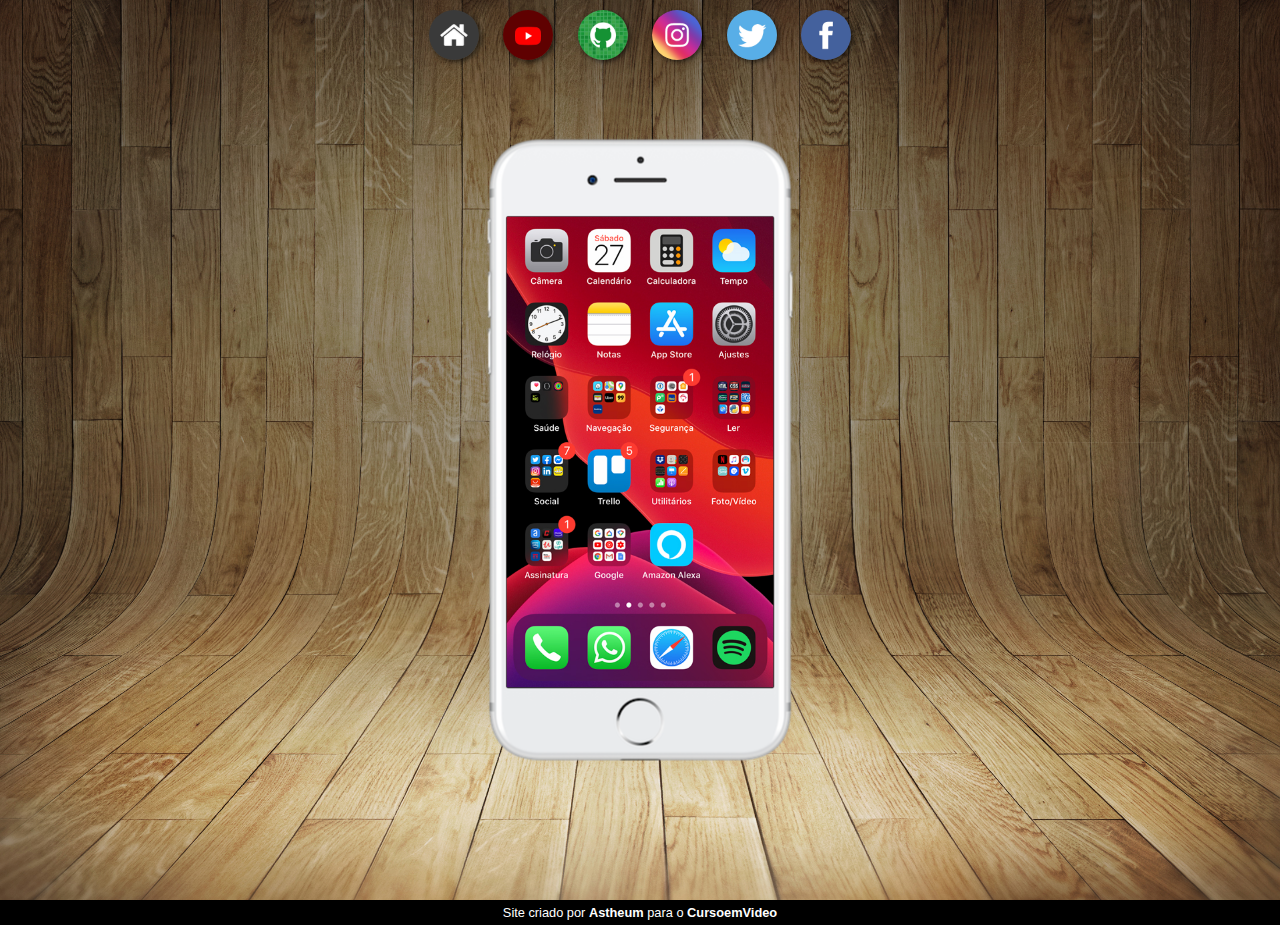
<file: index.html>
<!DOCTYPE html>
<html lang="pt-br">
<head>
    <meta charset="UTF-8">
    <meta http-equiv="X-UA-Compatible" content="IE=edge">
    <meta name="viewport" content="width=device-width, initial-scale=1.0">
    <link rel="shortcut icon" href="favicon.ico" type="image/x-icon">
    <link rel="stylesheet" href="estilos/style.css">
    <title>Projeto Redes Sociais</title>
</head>
<body>
    <main>
        <section id="smartphone">
            <iframe src="home.html" name="tela" id="tela"></iframe>
        </section>
        <div id="social">
            <section class="social">
                <a href="home.html" target="tela"> <img src="imagens/logo-home.jpg" alt="Home"></a>
                <a href="paginas/youtube.html" target="tela"> <img src="imagens/logo-youtube.jpg" alt="Youtube"></a>
                <a href="paginas/github.html" target="tela"> <img src="imagens/logo-github.jpg" alt="Github"></a>
                <a href="paginas/instagram.html" target="tela"> <img src="imagens/logo-instagram.jpg" alt="Instagram"></a>
                <a href="paginas/twitter.html" target="tela"> <img src="imagens/logo-twitter.jpg" alt="Twitter"></a>
                <a href="paginas/facebook.html" target="tela"> <img src="imagens/logo-facebook.jpg" alt="Facebook"></a>
            </section>
        </div>
    </main>
</body>
<footer>
    <p>
        Site criado por <a href="https://github.com/Astheum" target="_blank">Astheum</a> para o <a href="https://www.youtube.com/@CursoemVideo" target="_blank">CursoemVideo</a>
    </p>
</footer>
</html>
</file>
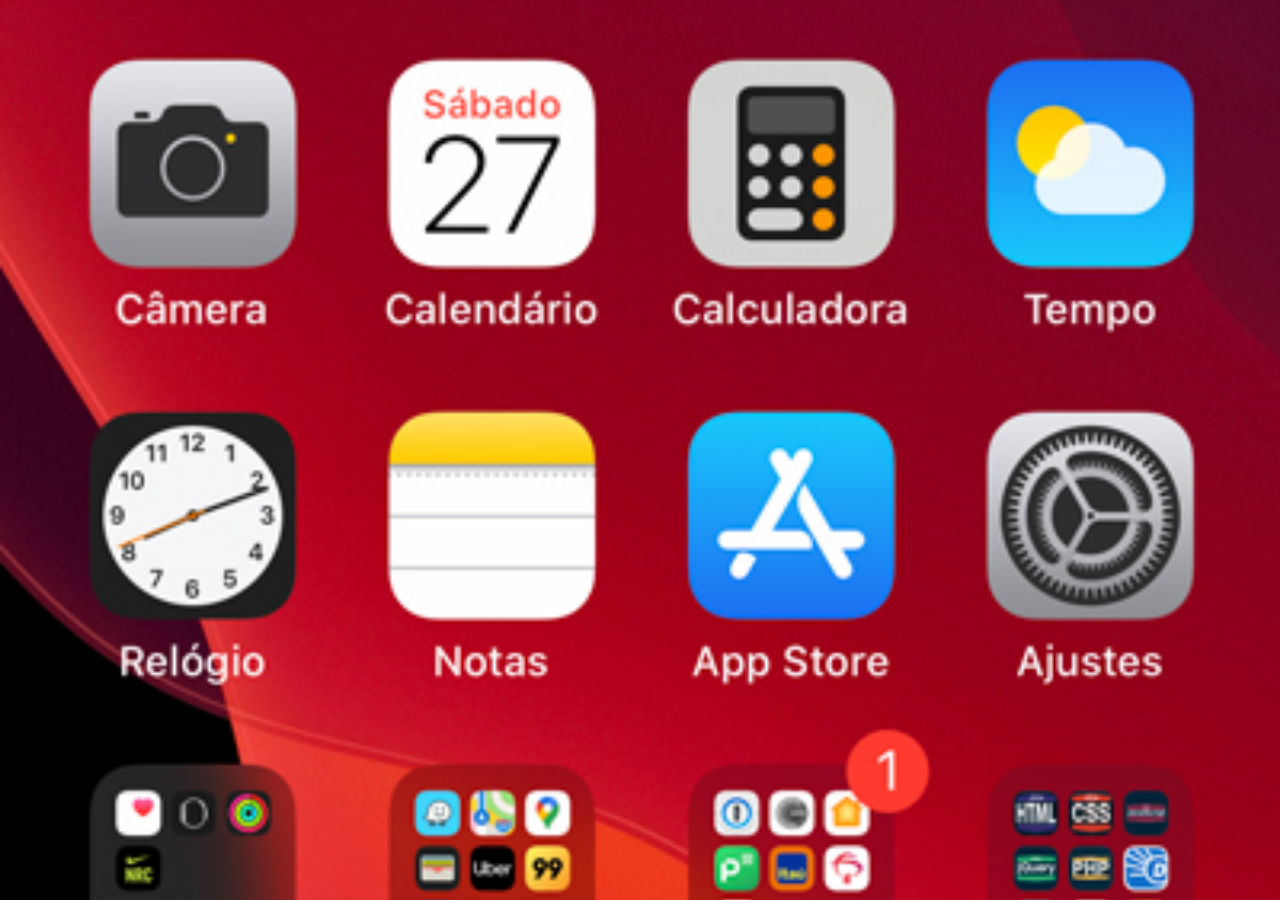
<file: home.html>
<!DOCTYPE html>
<html lang="pt-br">
<head>
    <meta charset="UTF-8">
    <meta http-equiv="X-UA-Compatible" content="IE=edge">
    <meta name="viewport" content="width=device-width, initial-scale=1.0">
    <title>Home</title>
</head>
<style>
    *{
    margin: 0px;
    border: 0px;
    box-sizing: border-box;
    border: 0px;
    outline: 0px;
    font-family: Arial, Helvetica, sans-serif;
    }

    body{
        width: 100vw;
        height: 100vh;
        background: black url('imagens/tela-home.jpg') no-repeat top center;
        background-size: cover;
    }
</style>
<body>
    
</body>
</html>
</file>
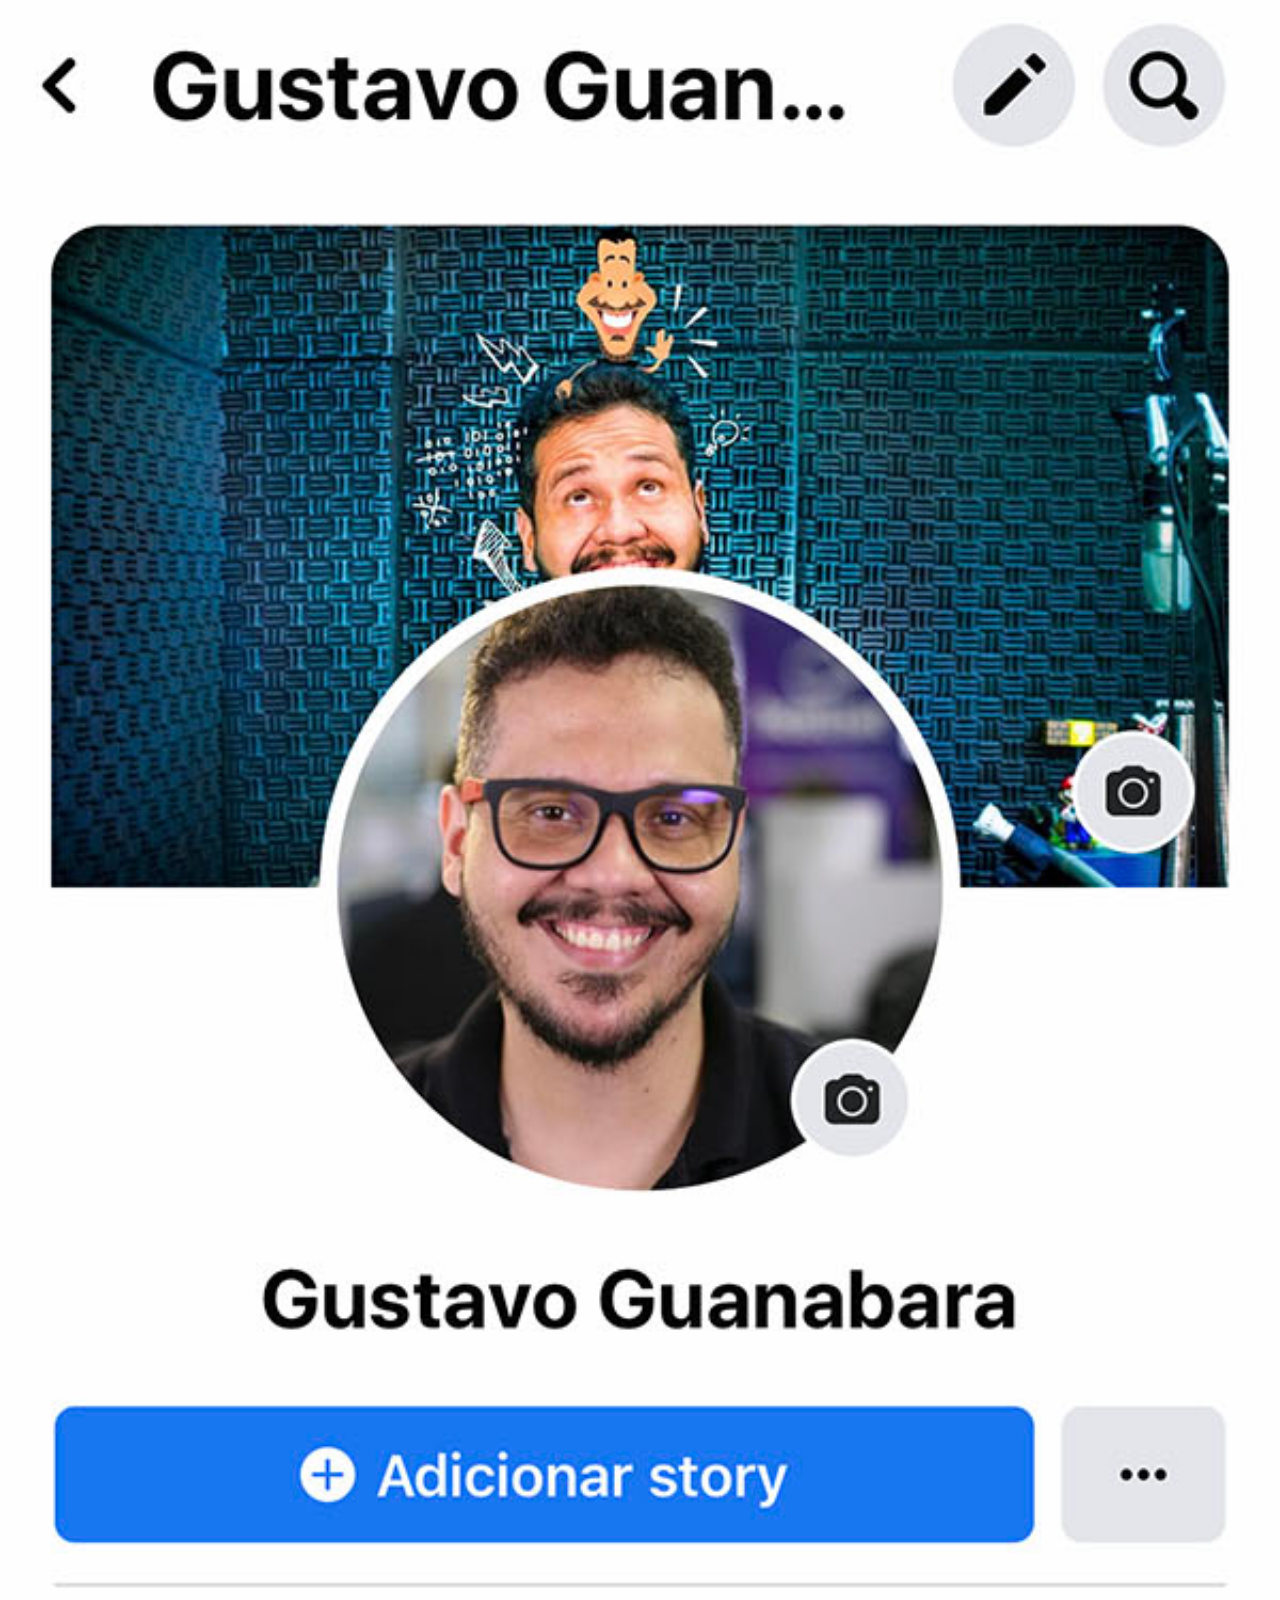
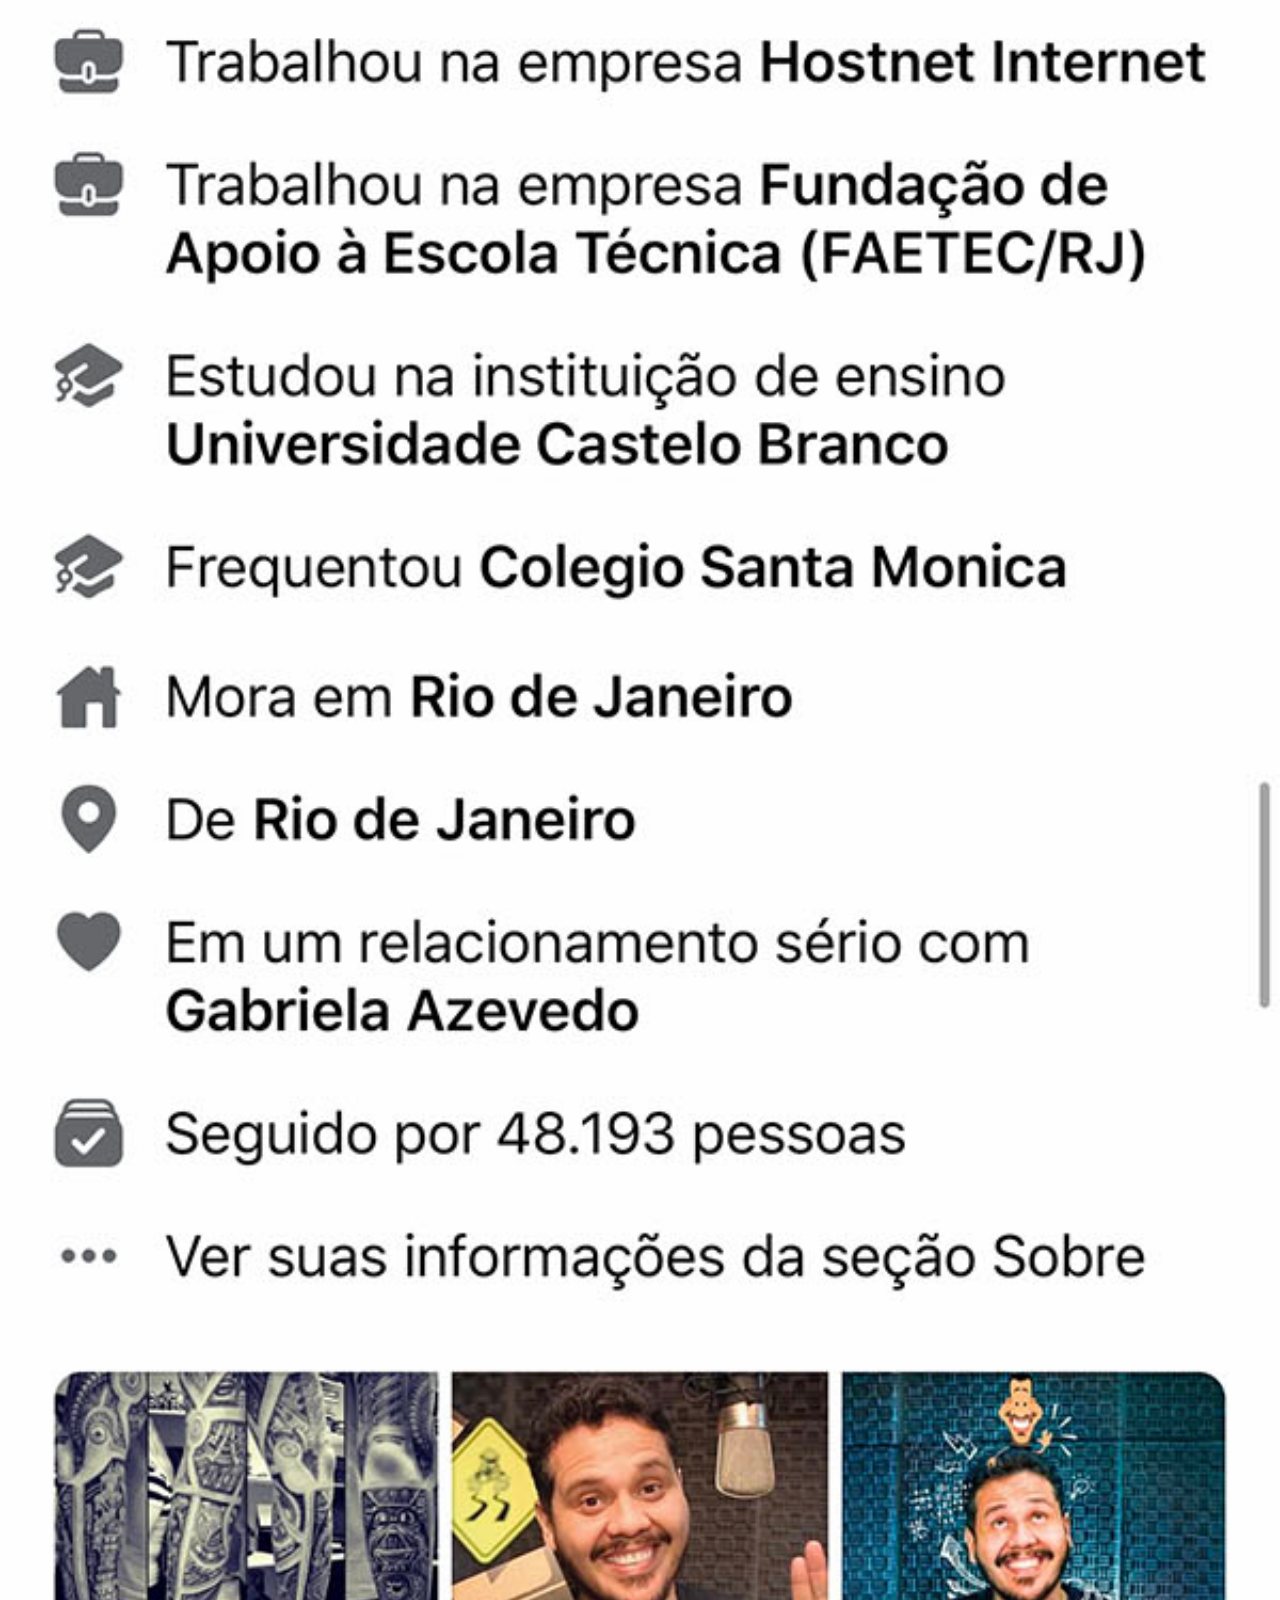
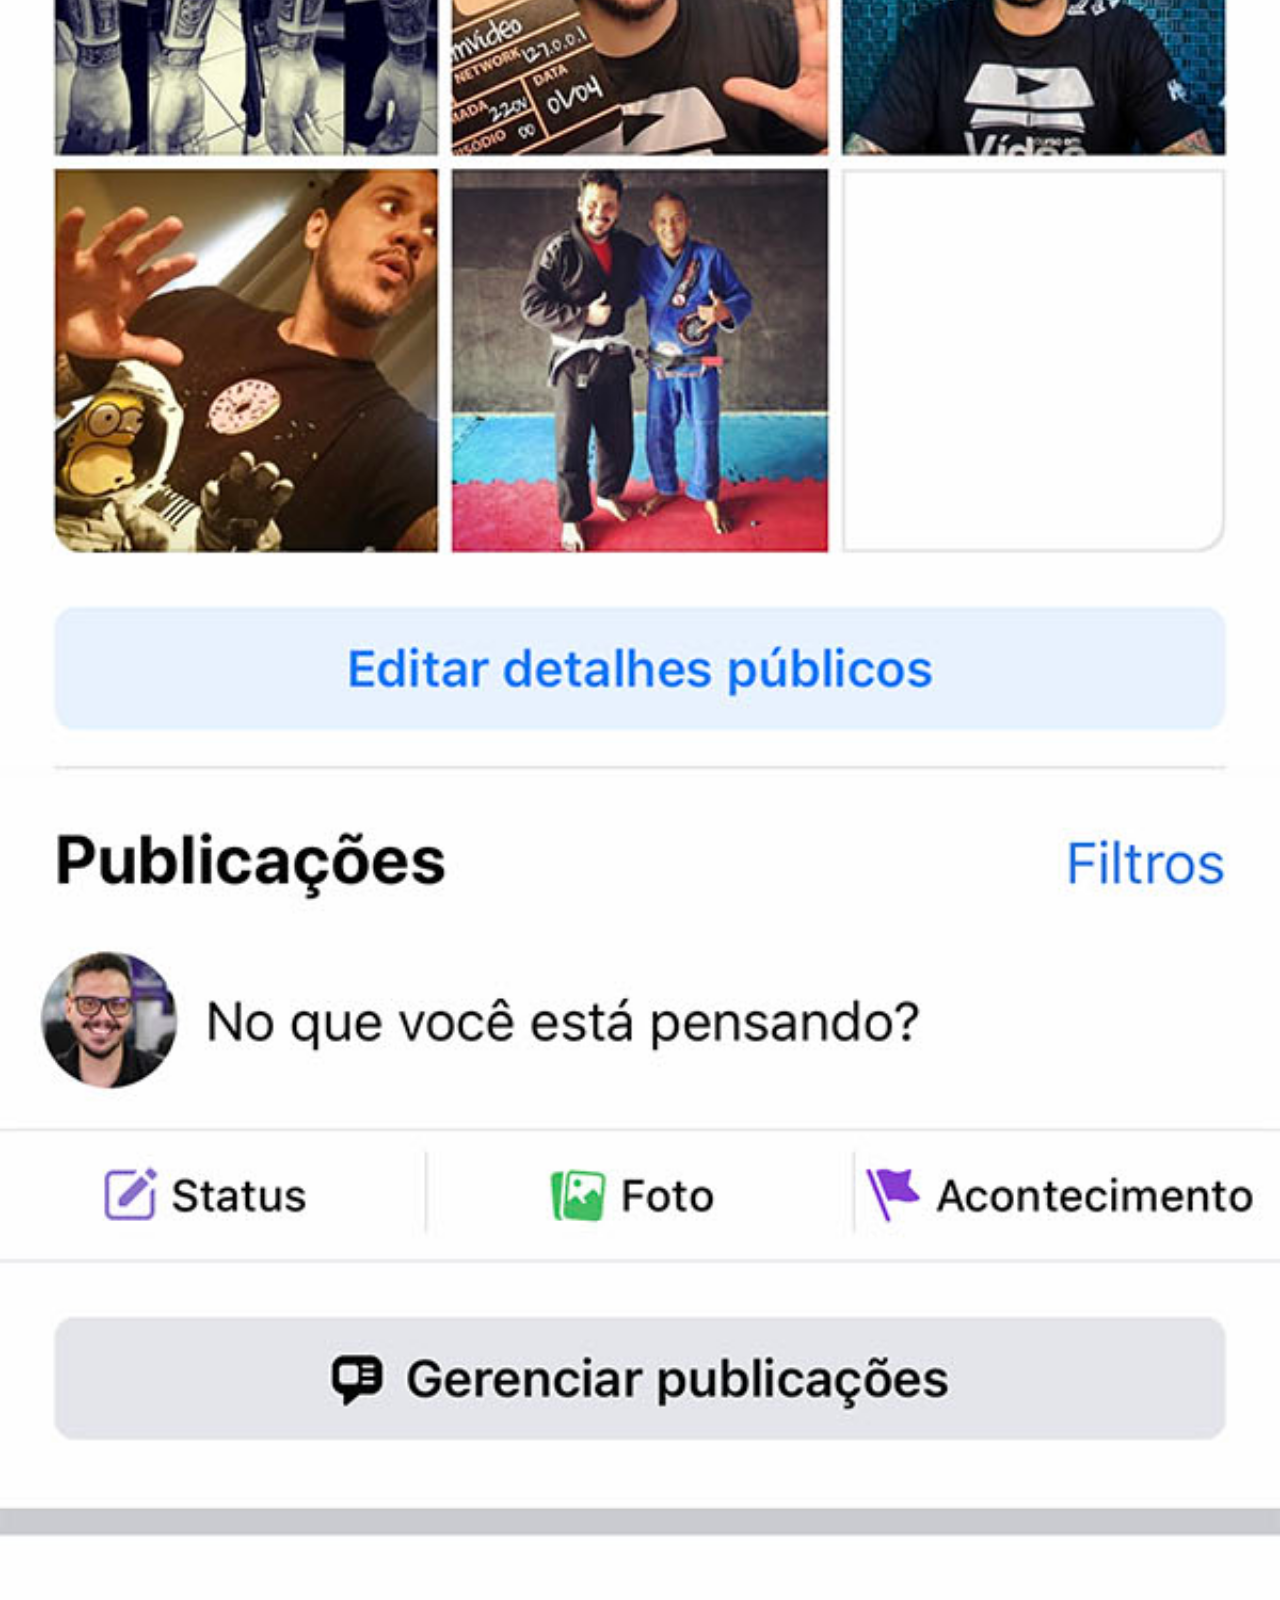
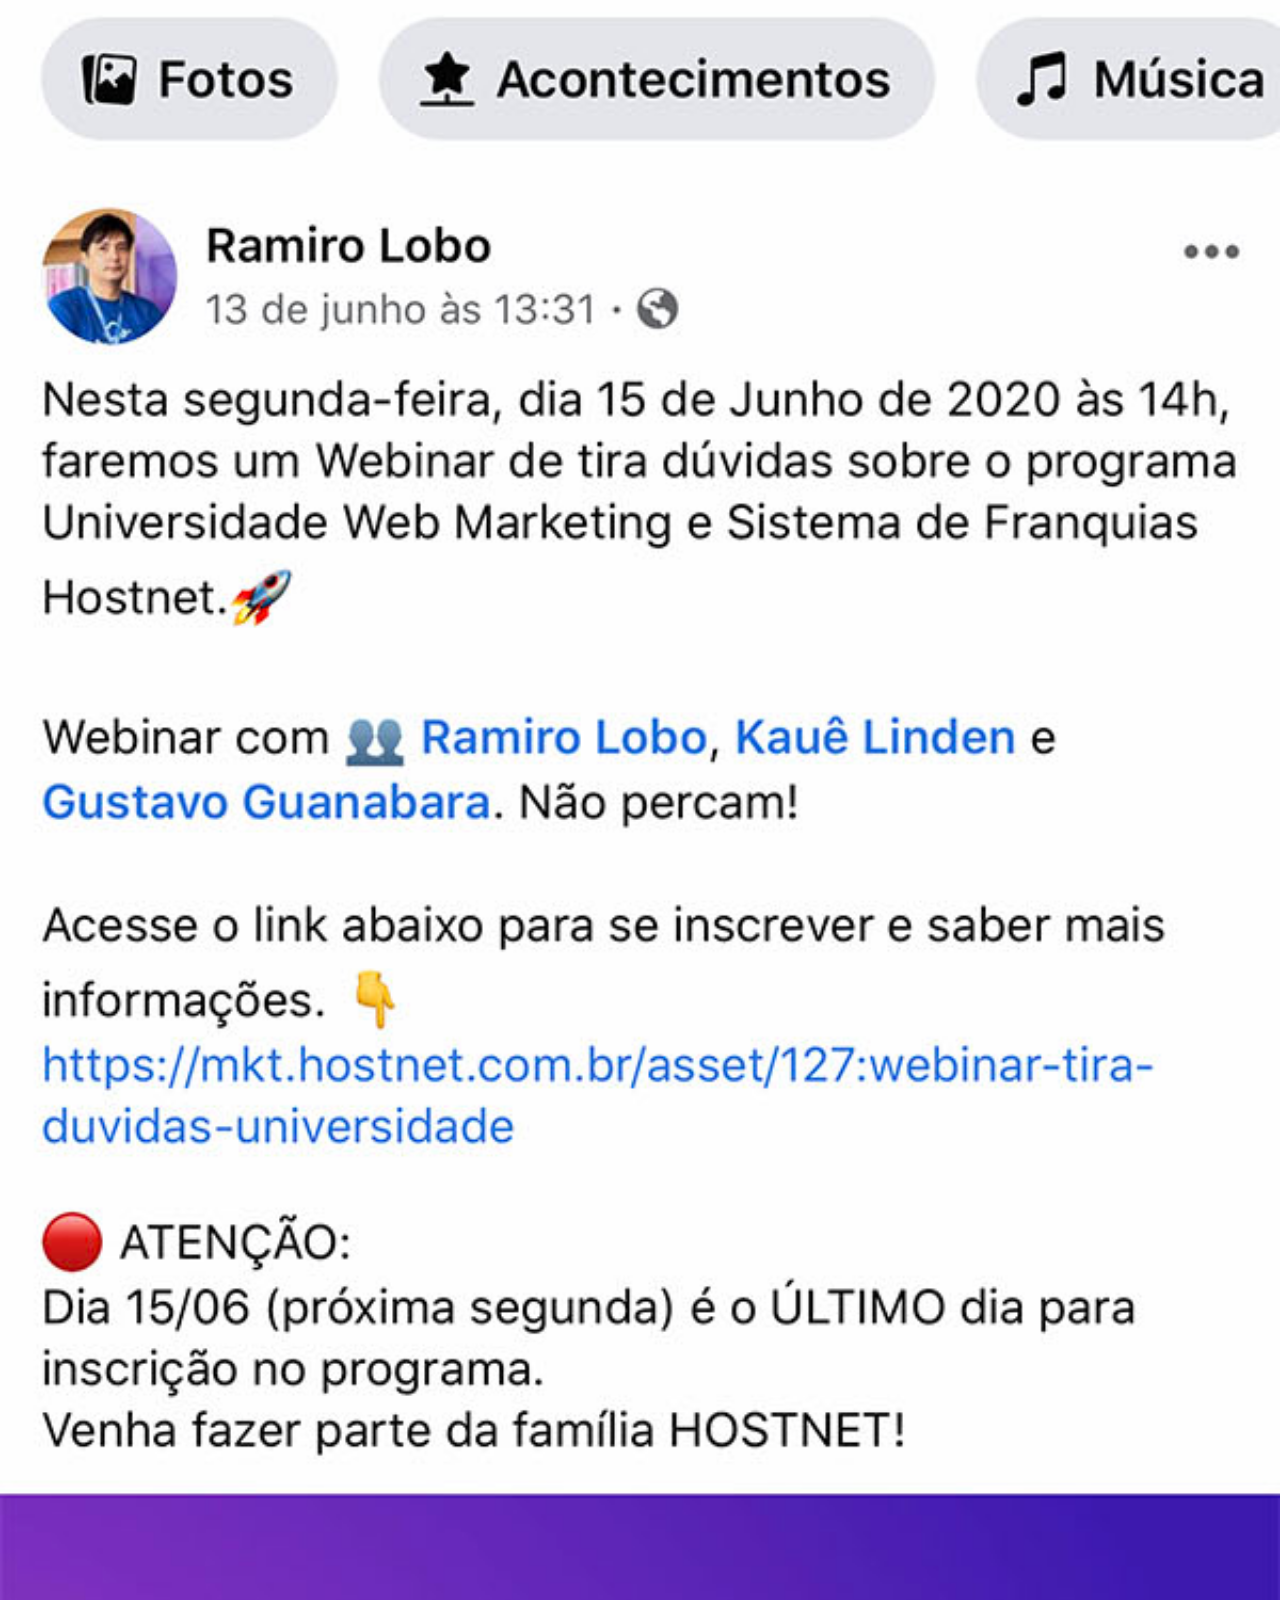
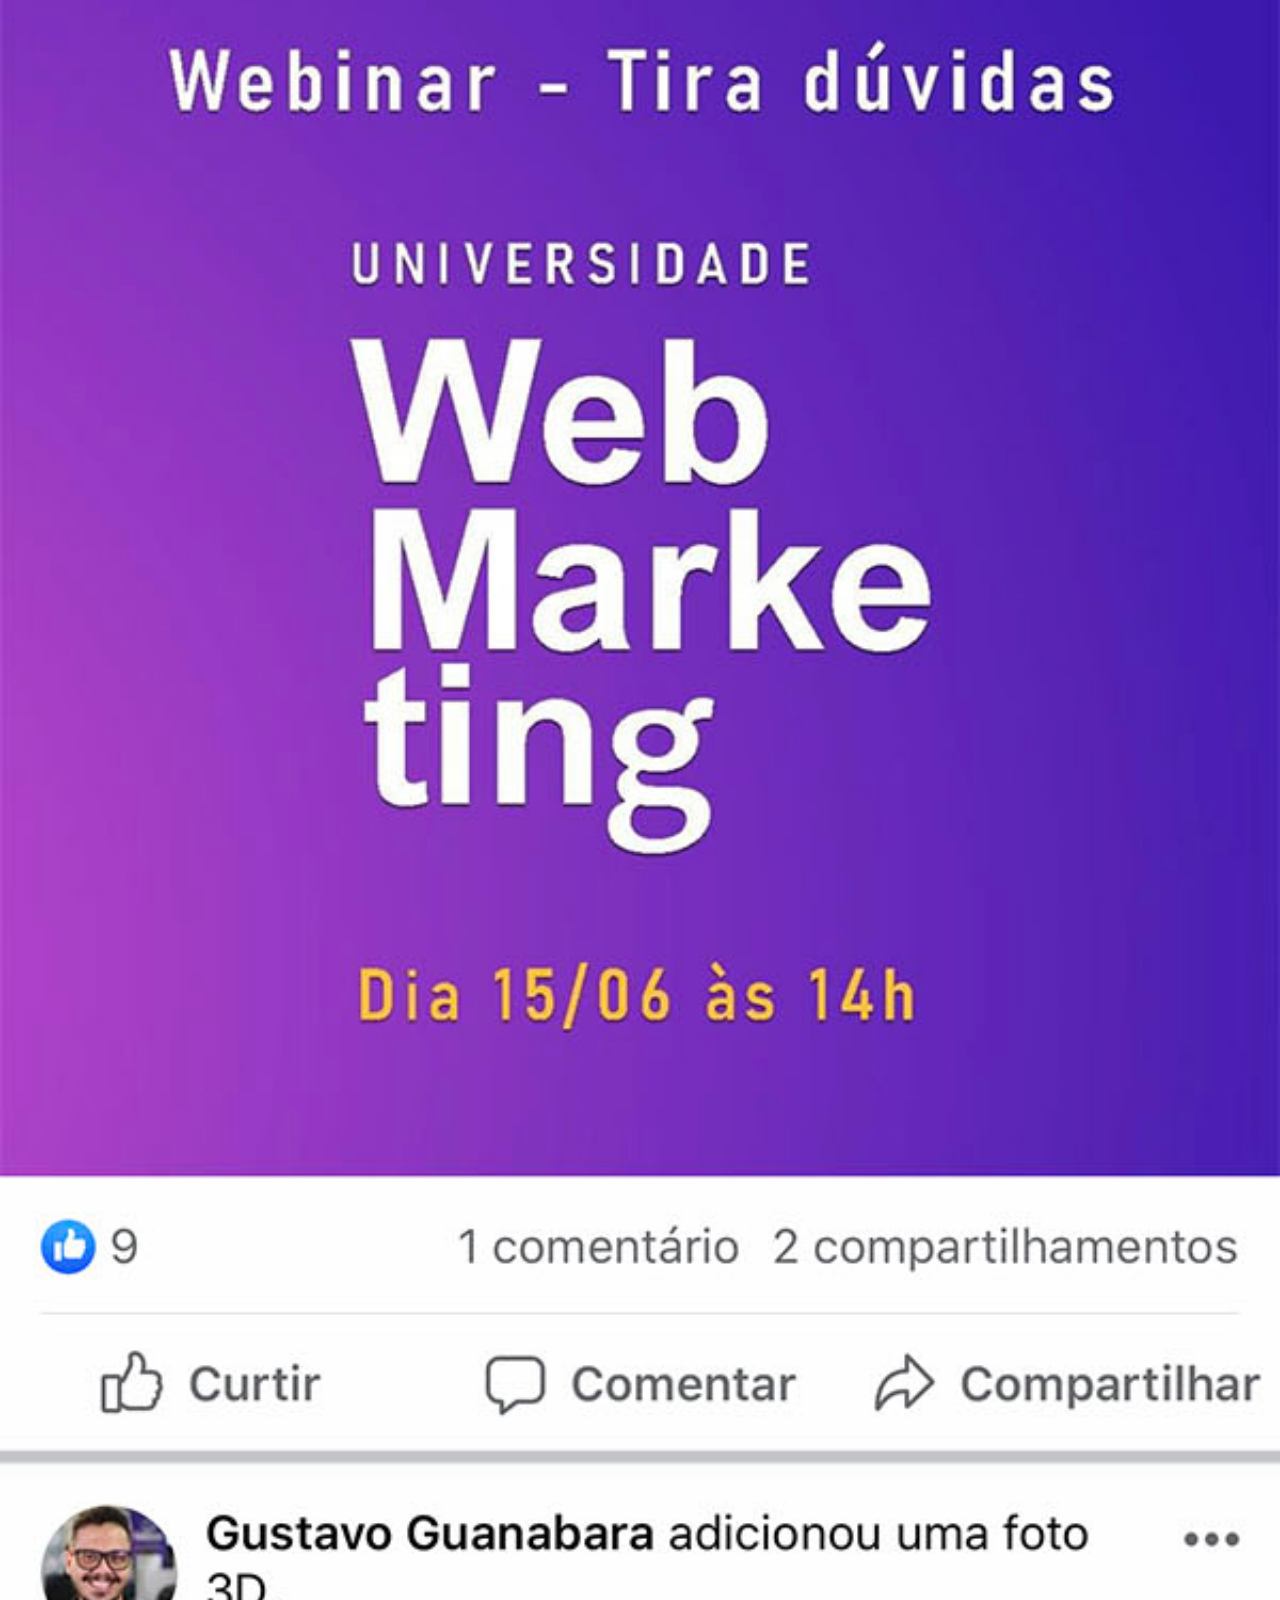
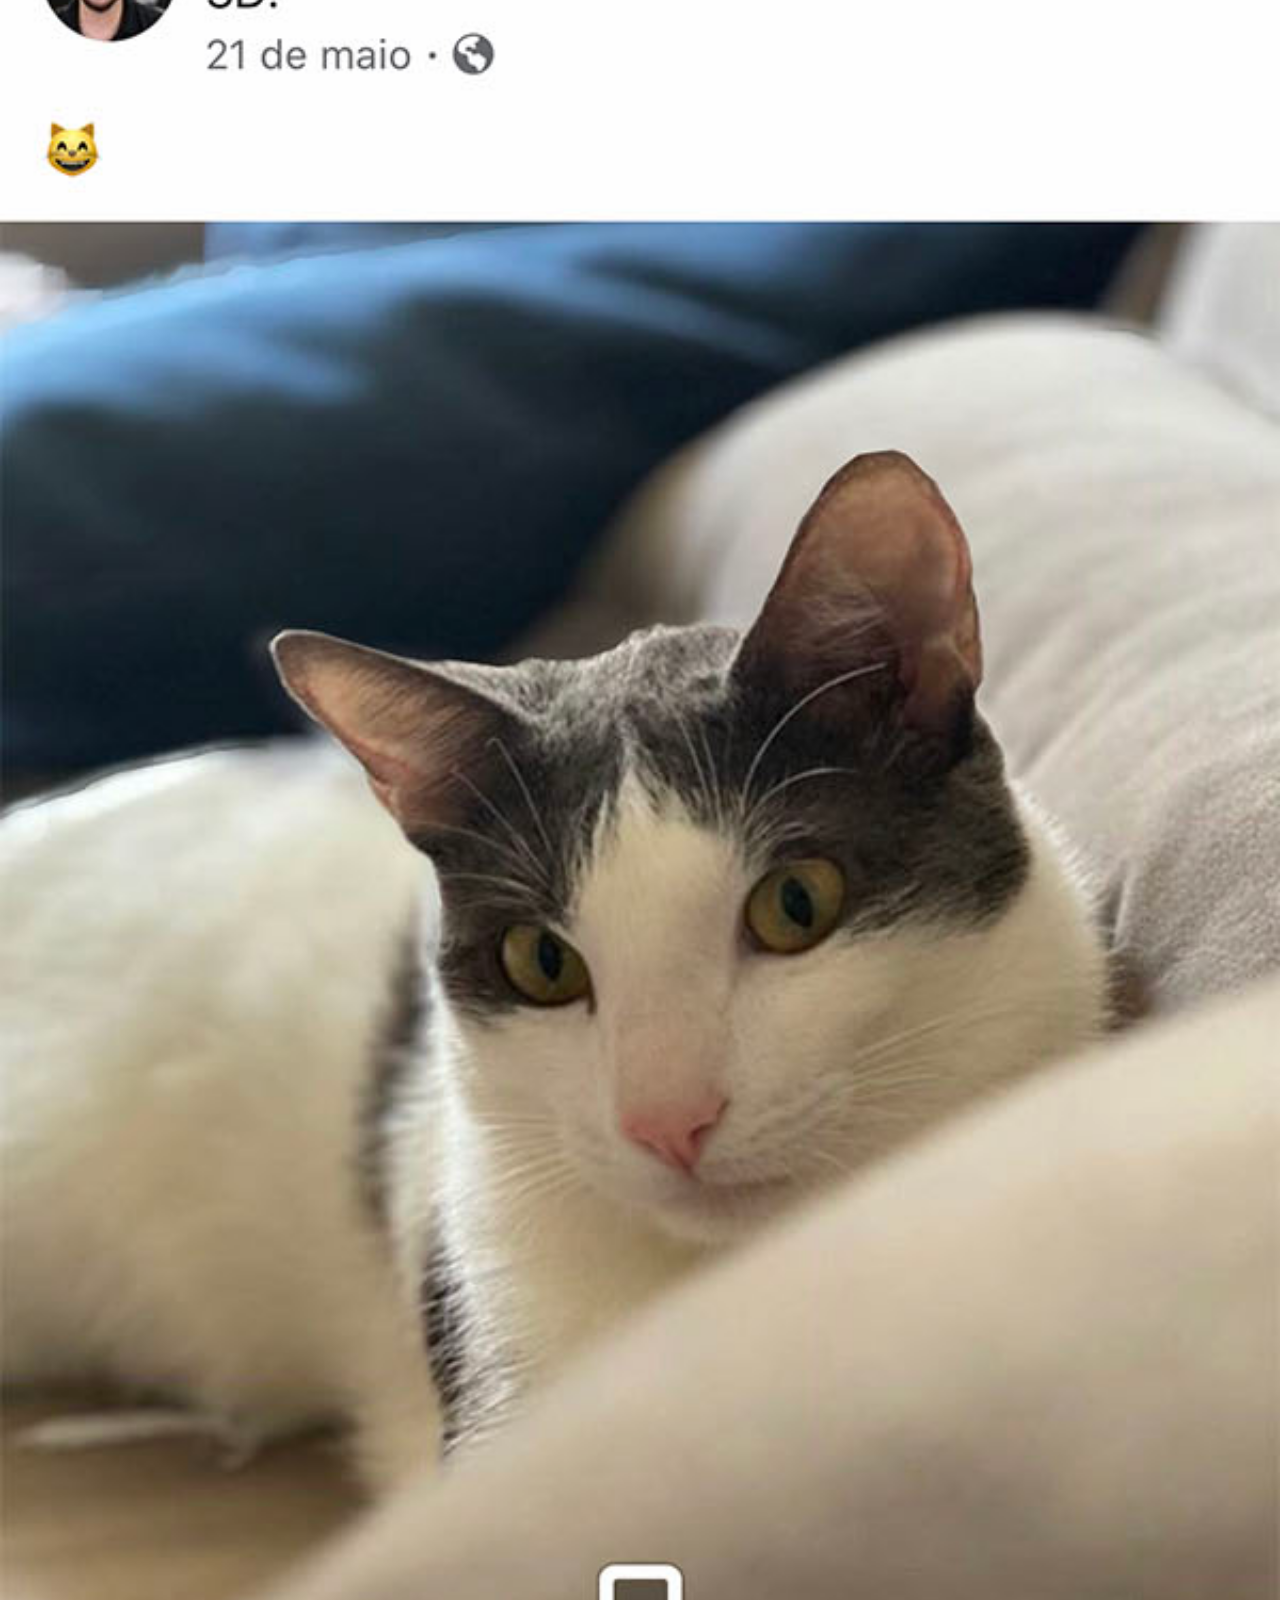
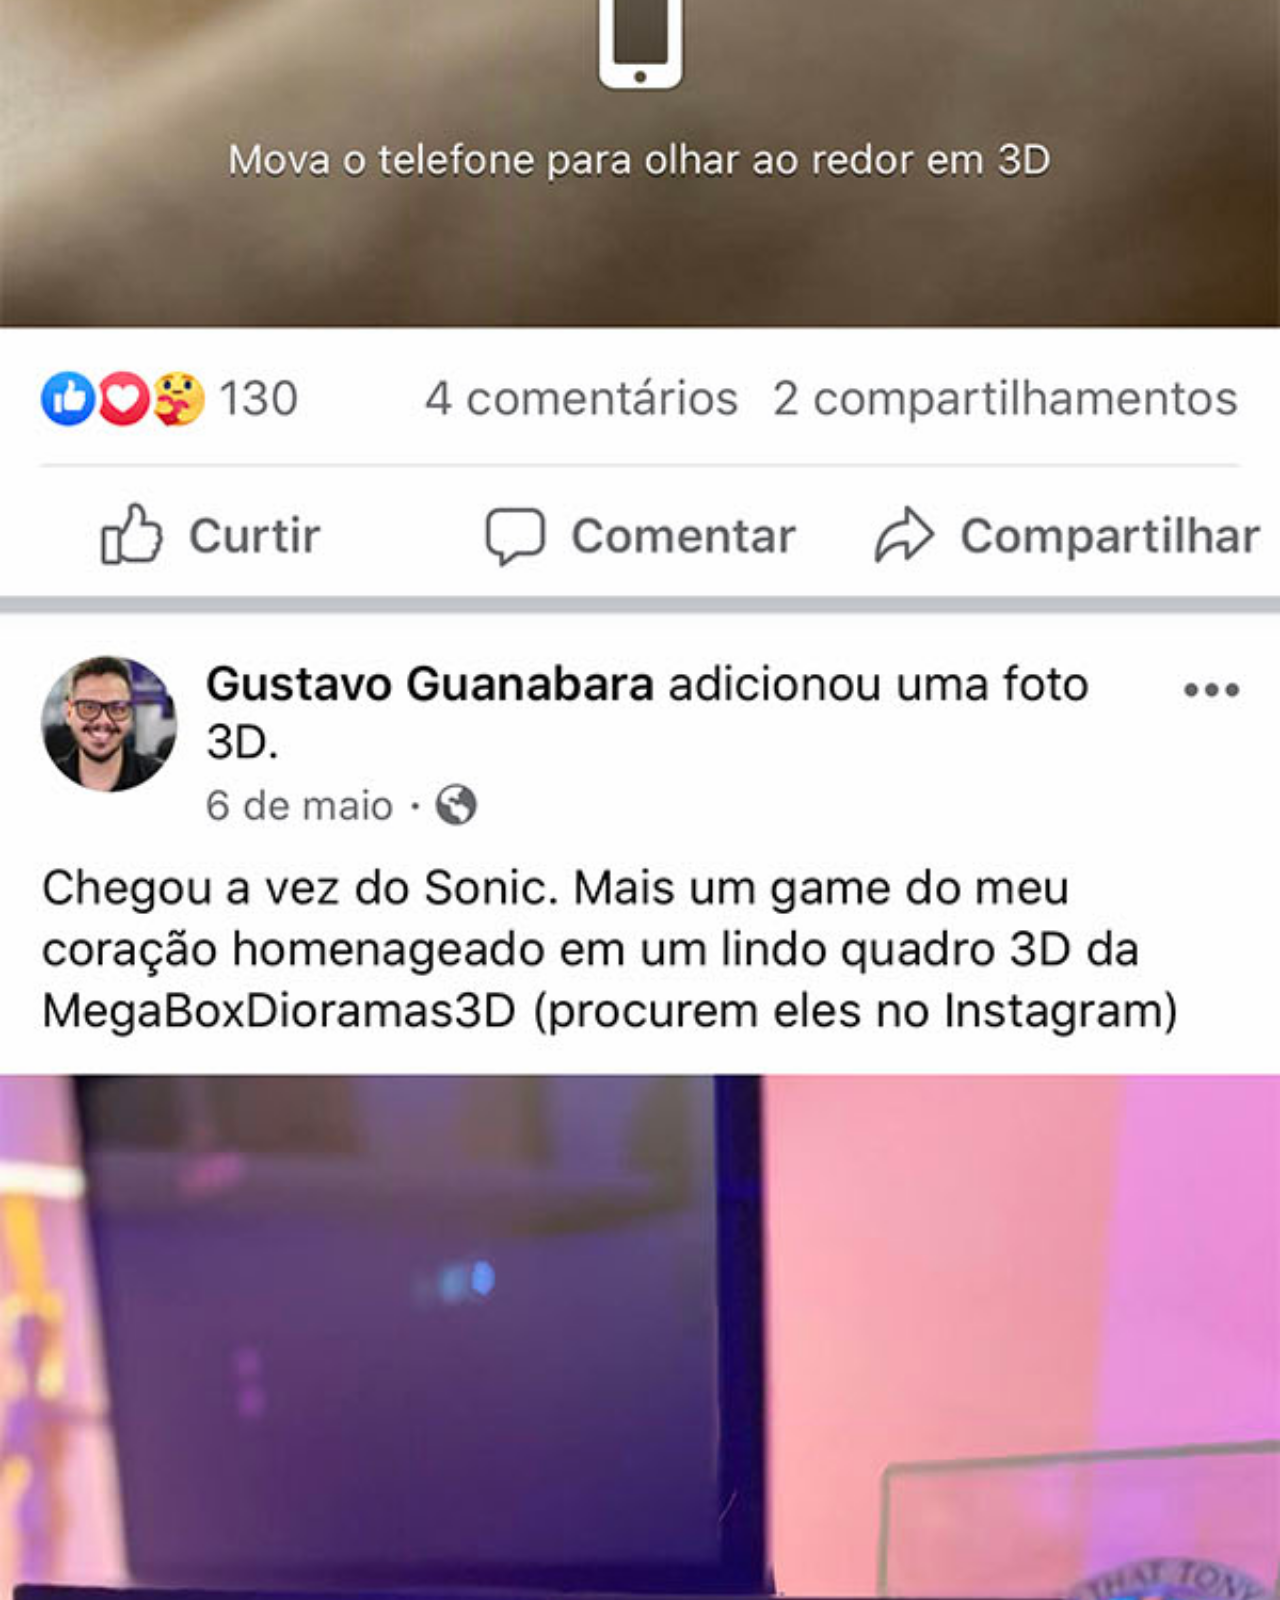
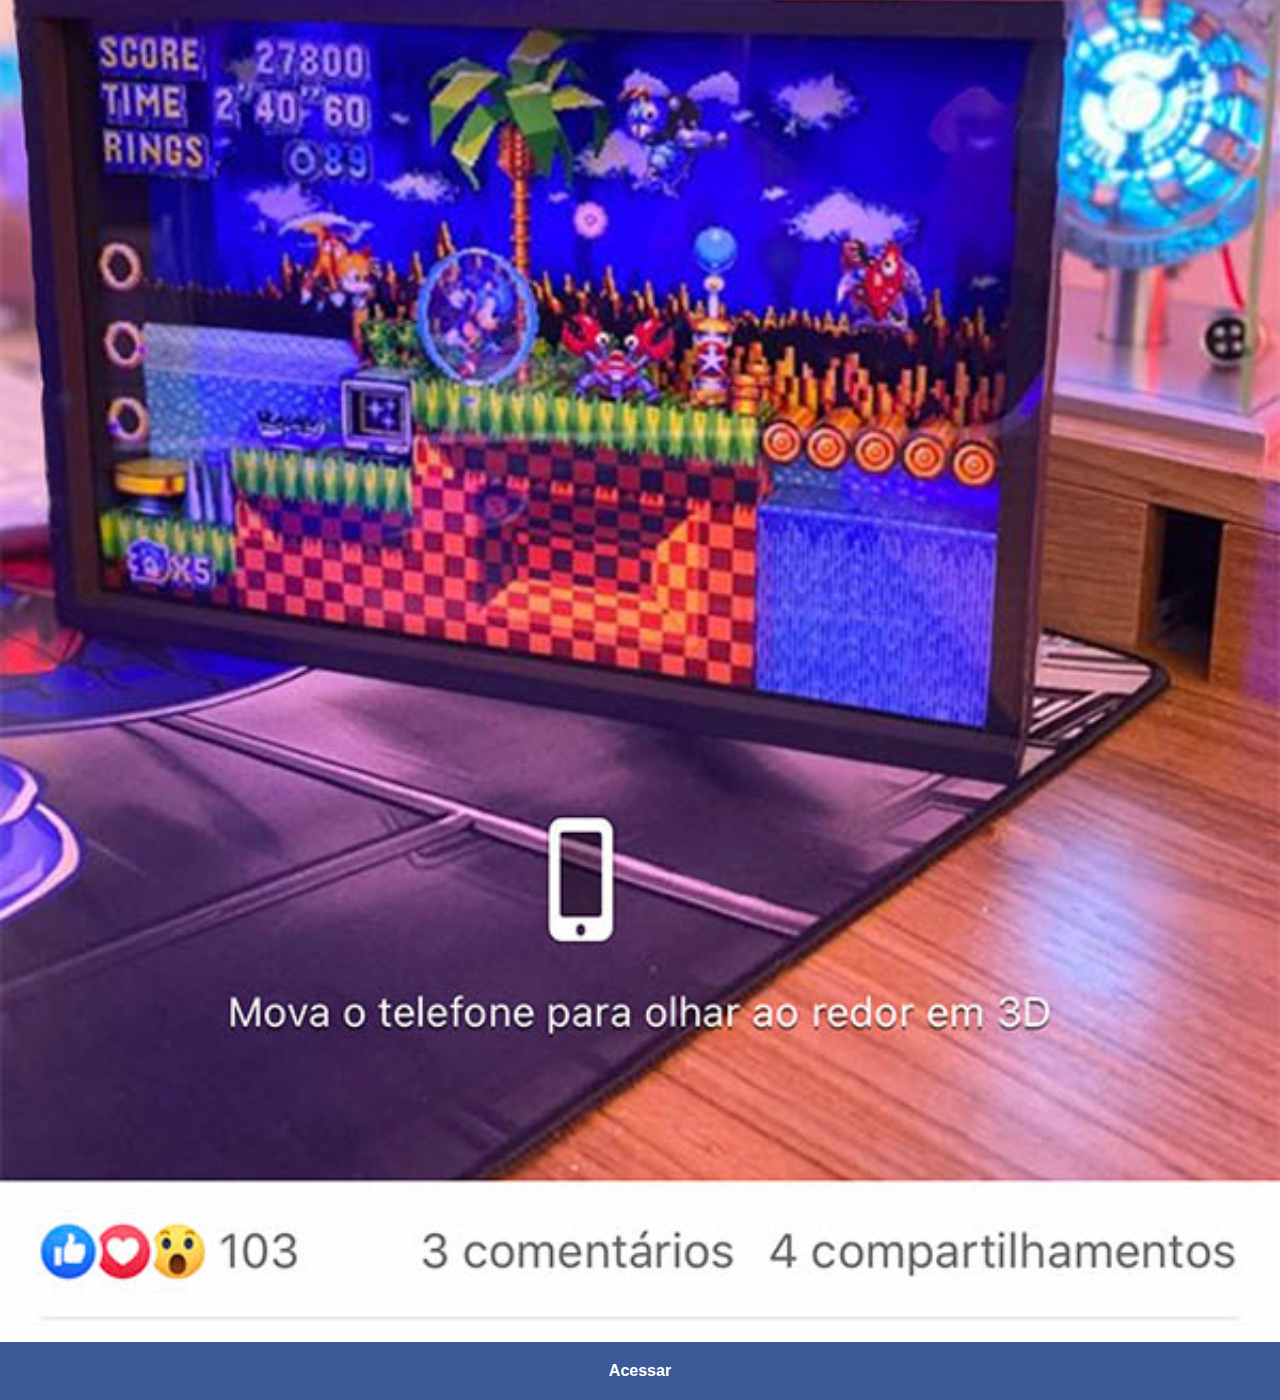
<file: paginas/facebook.html>
<!DOCTYPE html>
<html lang="pt-br">
<head>
    <meta charset="UTF-8">
    <meta http-equiv="X-UA-Compatible" content="IE=edge">
    <meta name="viewport" content="width=device-width, initial-scale=1.0">
    <title>Facebook</title>
</head>
<style>
    *{
    margin: 0px;
    border: 0px;
    box-sizing: border-box;
    border: 0px;
    outline: 0px;
    font-family: Arial, Helvetica, sans-serif;
    }

    ::-webkit-scrollbar{
        width: 0px;
        height: 0px;
    }

    img{
        width: 100vw;
    }

    a{
        display: block;
        background-color: #3B5997;
        color: white;

        padding: 20px;
        text-align: center;
        font-weight: bolder;
        text-decoration: none;
    }

    a:hover{
        background-color: #294275;
        transition: .3s;
    }
</style>
<body>
    <img src="../imagens/tela-facebook.jpg" alt="Facebook">
    <a href="https://pt-br.facebook.com/gustavoguanabara/" target="_blank">Acessar</a>
</body>
</html>
</file>
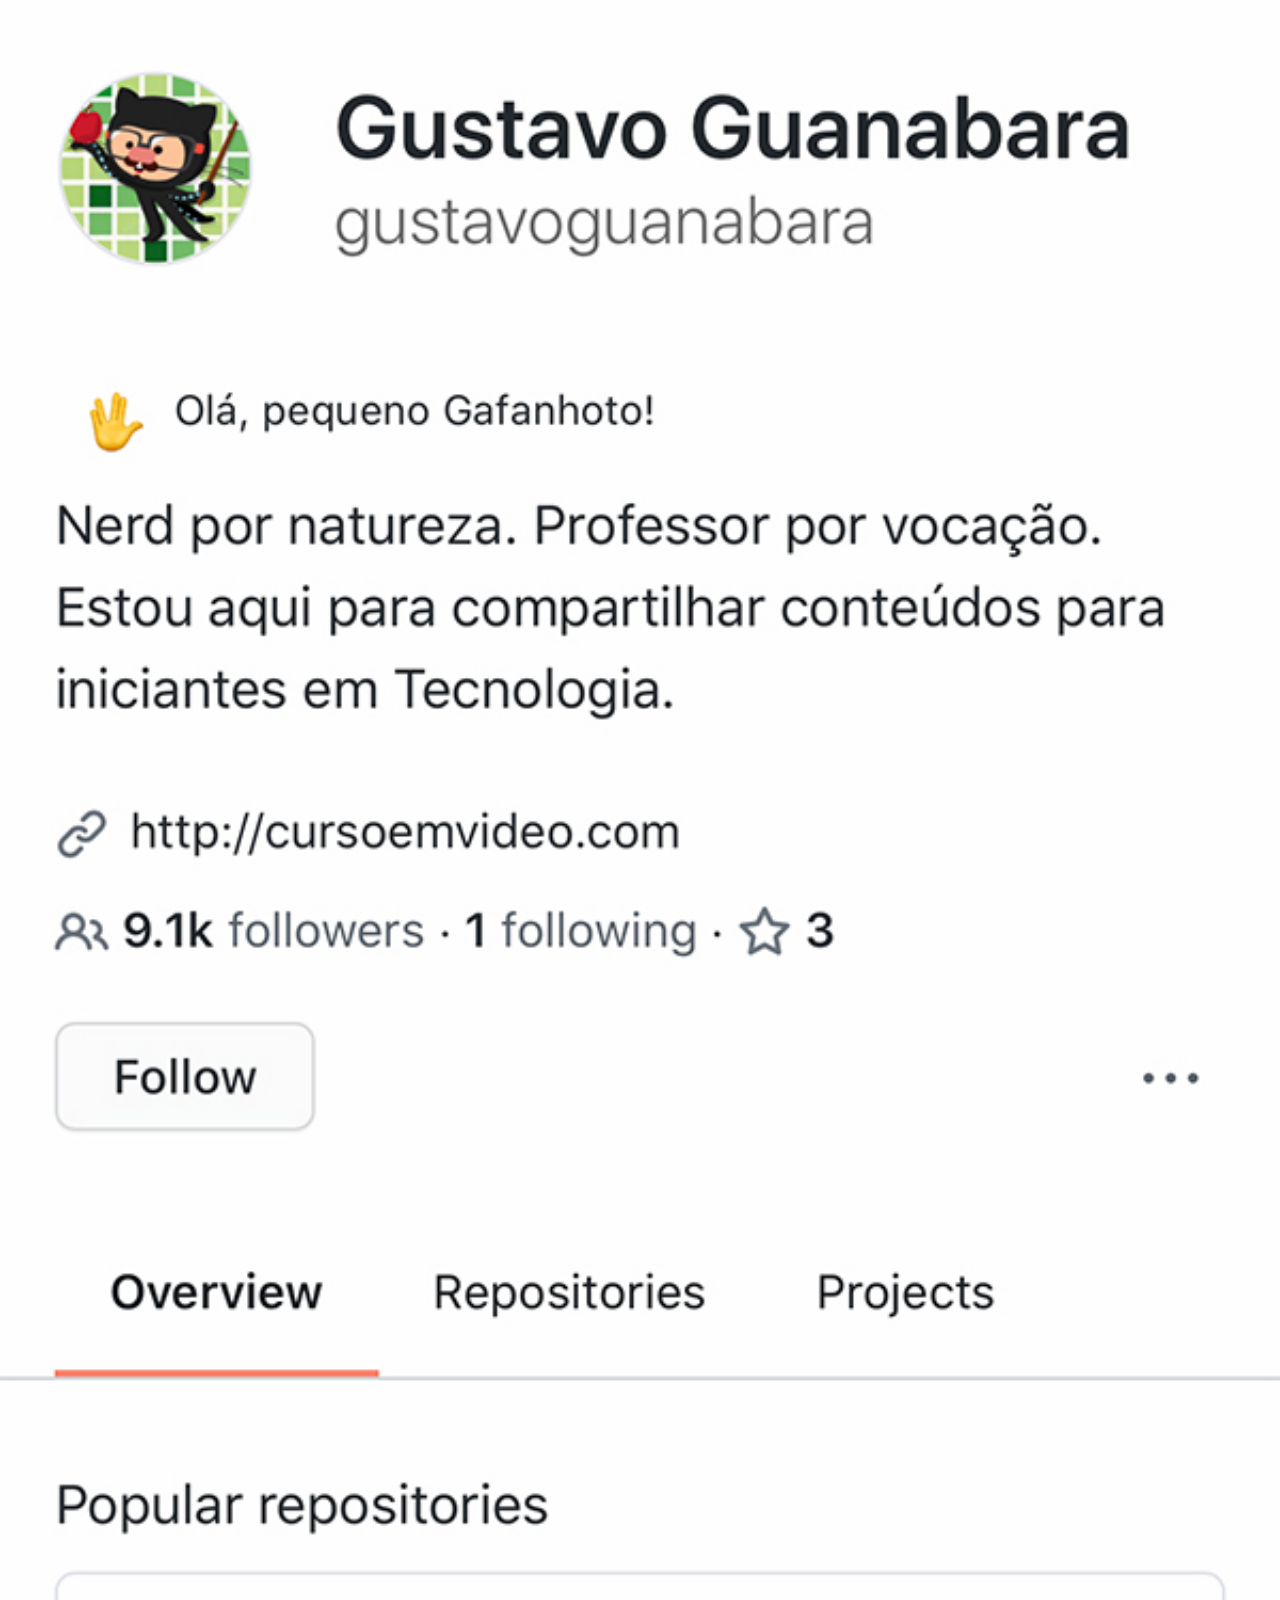
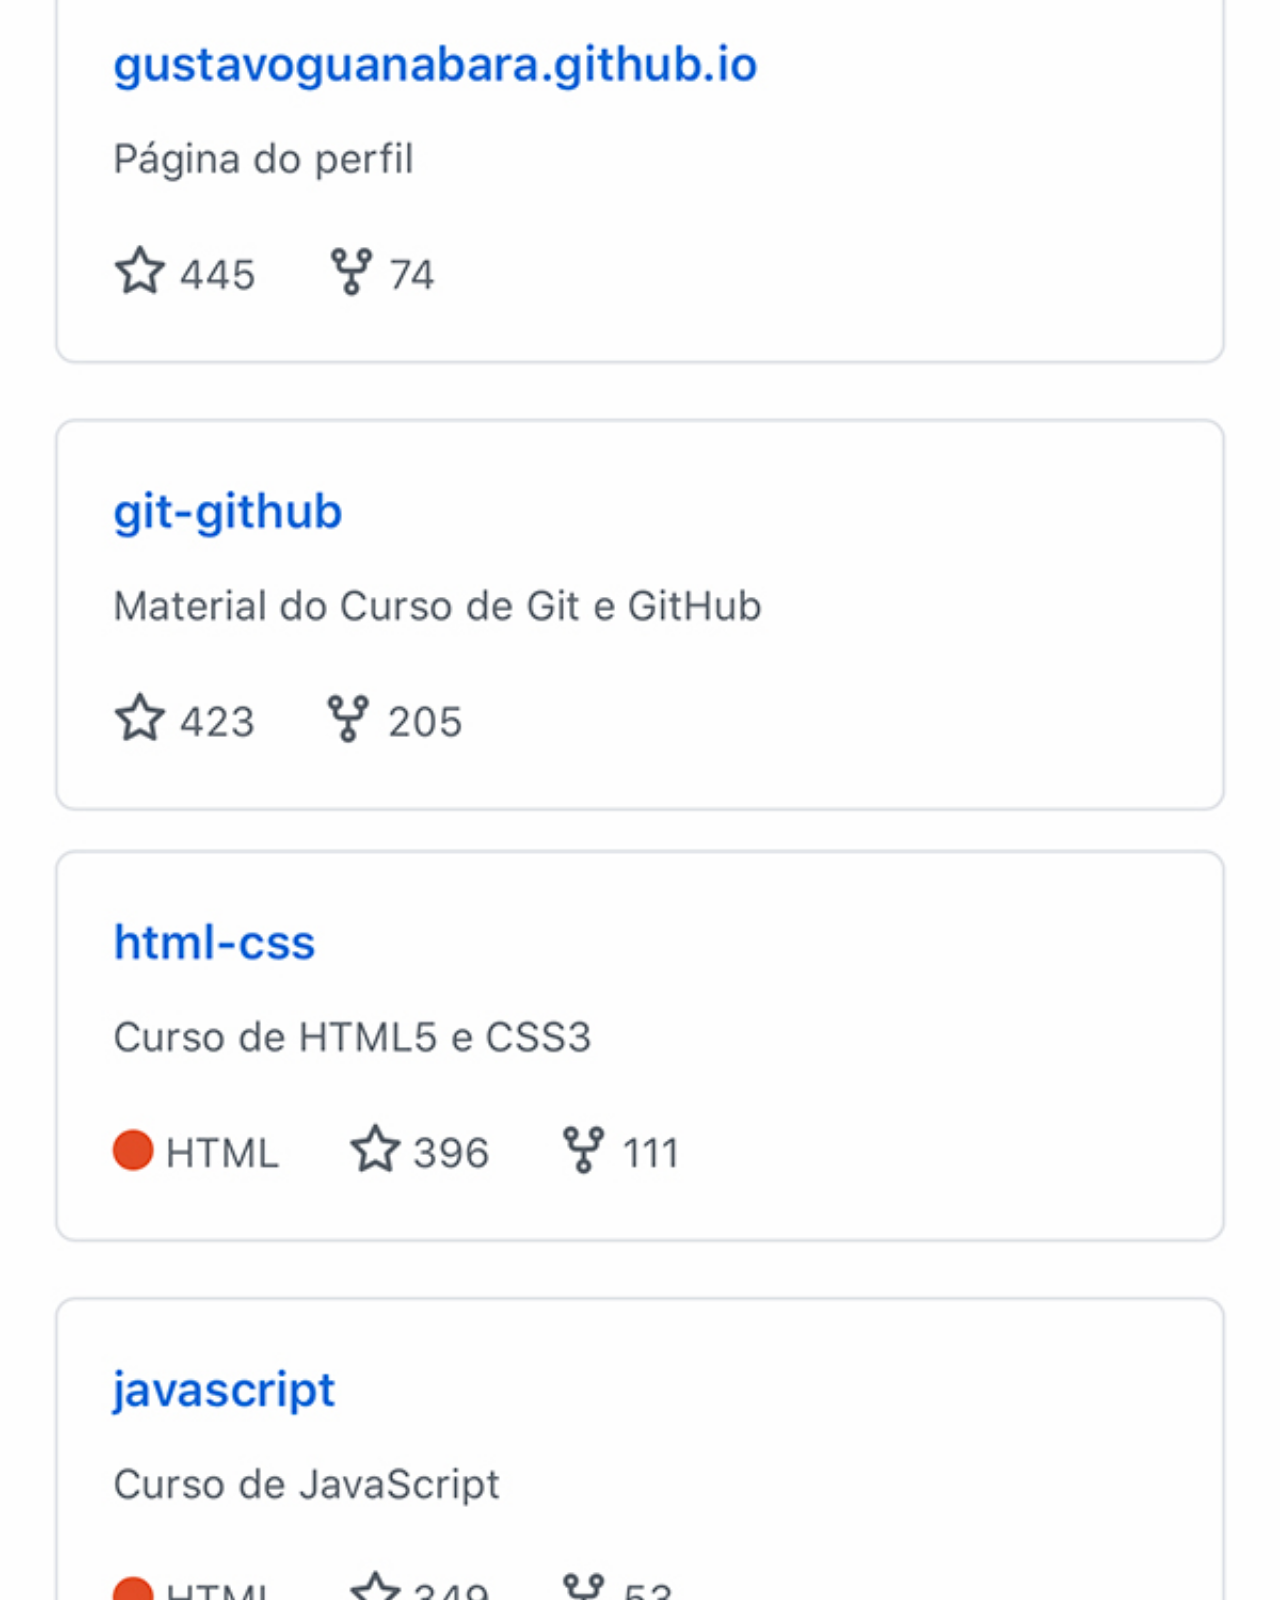
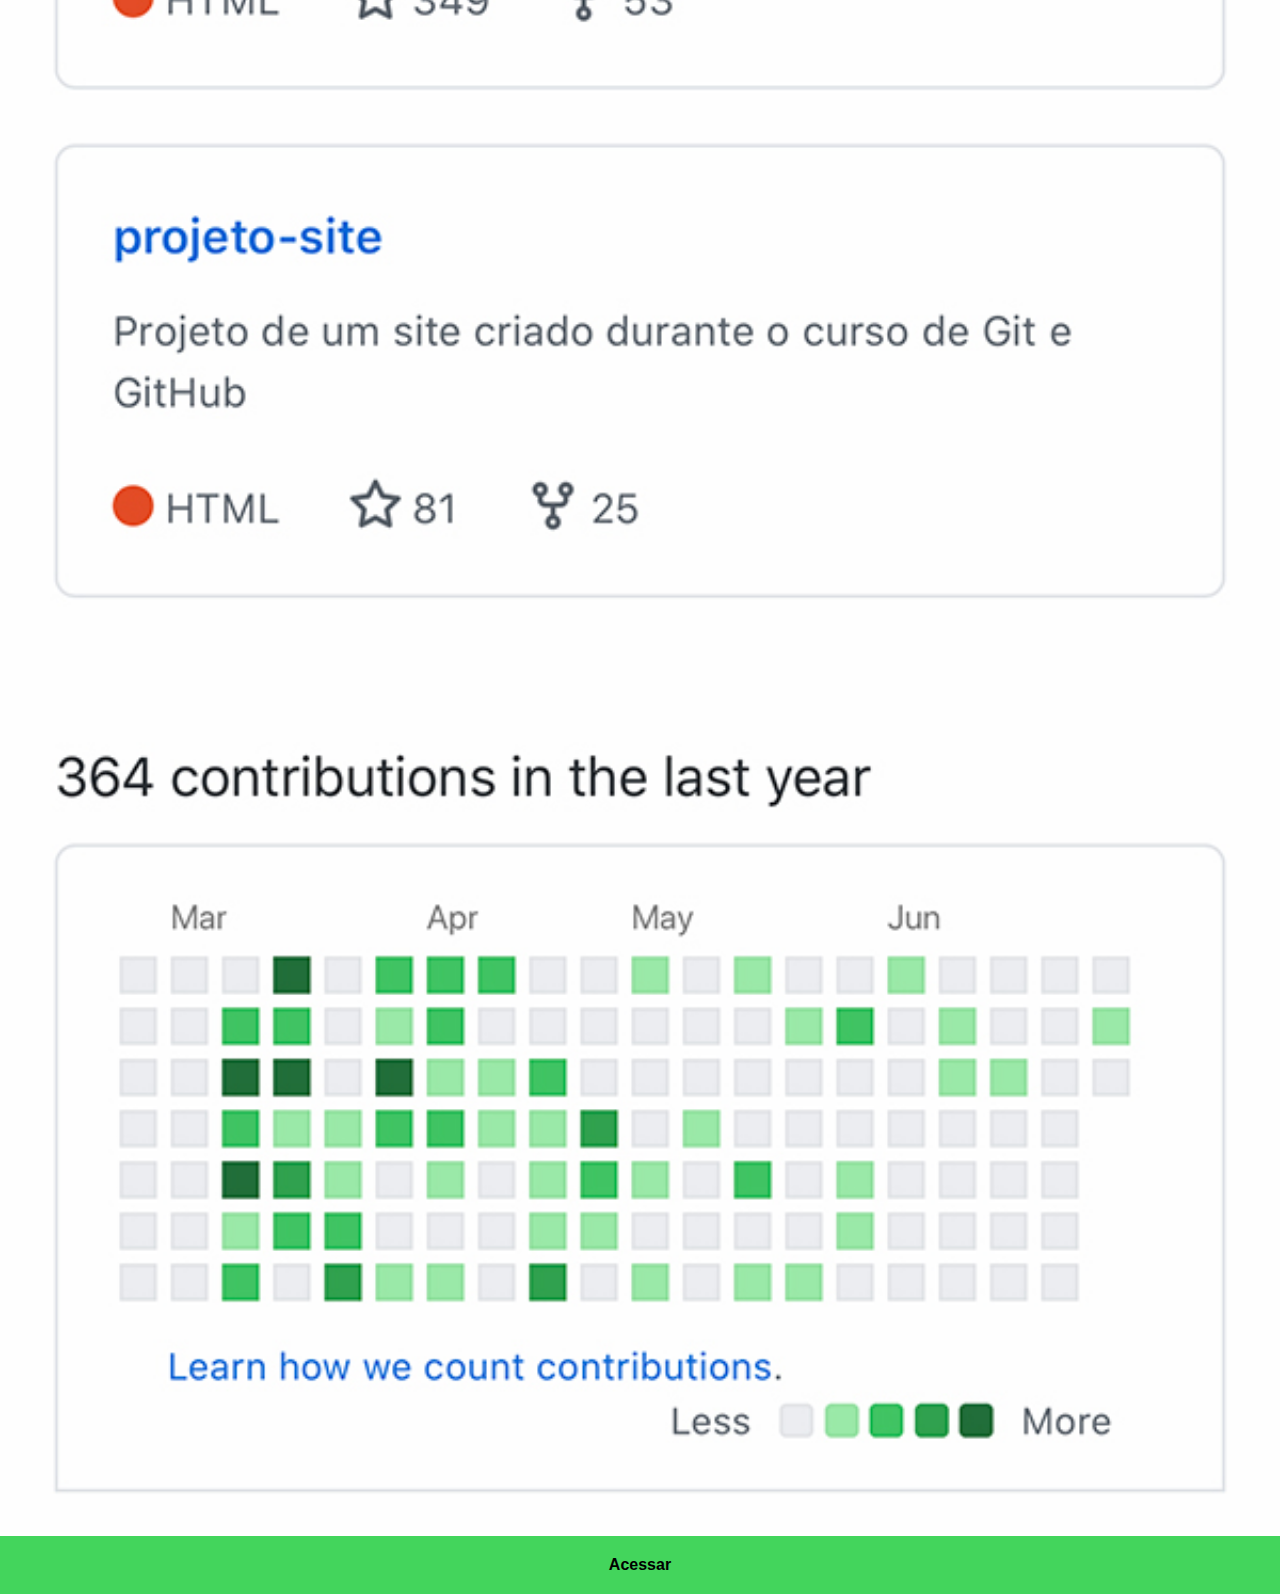
<file: paginas/github.html>
<!DOCTYPE html>
<html lang="pt-br">
<head>
    <meta charset="UTF-8">
    <meta http-equiv="X-UA-Compatible" content="IE=edge">
    <meta name="viewport" content="width=device-width, initial-scale=1.0">
    <title>Github</title>
</head>
<style>
    *{
    margin: 0px;
    border: 0px;
    box-sizing: border-box;
    border: 0px;
    outline: 0px;
    font-family: Arial, Helvetica, sans-serif;
    }

    ::-webkit-scrollbar{
        width: 0px;
        height: 0px;
    }

    img{
        width: 100vw;
    }

    a{
        display: block;
        background-color: #43D55C;
        color: black;

        padding: 20px;
        text-align: center;
        font-weight: bolder;
        text-decoration: none;
    }

    a:hover{
        background-color: #056617;
        transition: .3s;
    }
</style>
<body>
    <img src="../imagens/tela-github.jpg" alt="Github">
    <a href="https://github.com/gustavoguanabara" target="_blank">Acessar</a>
</body>
</html>
</file>
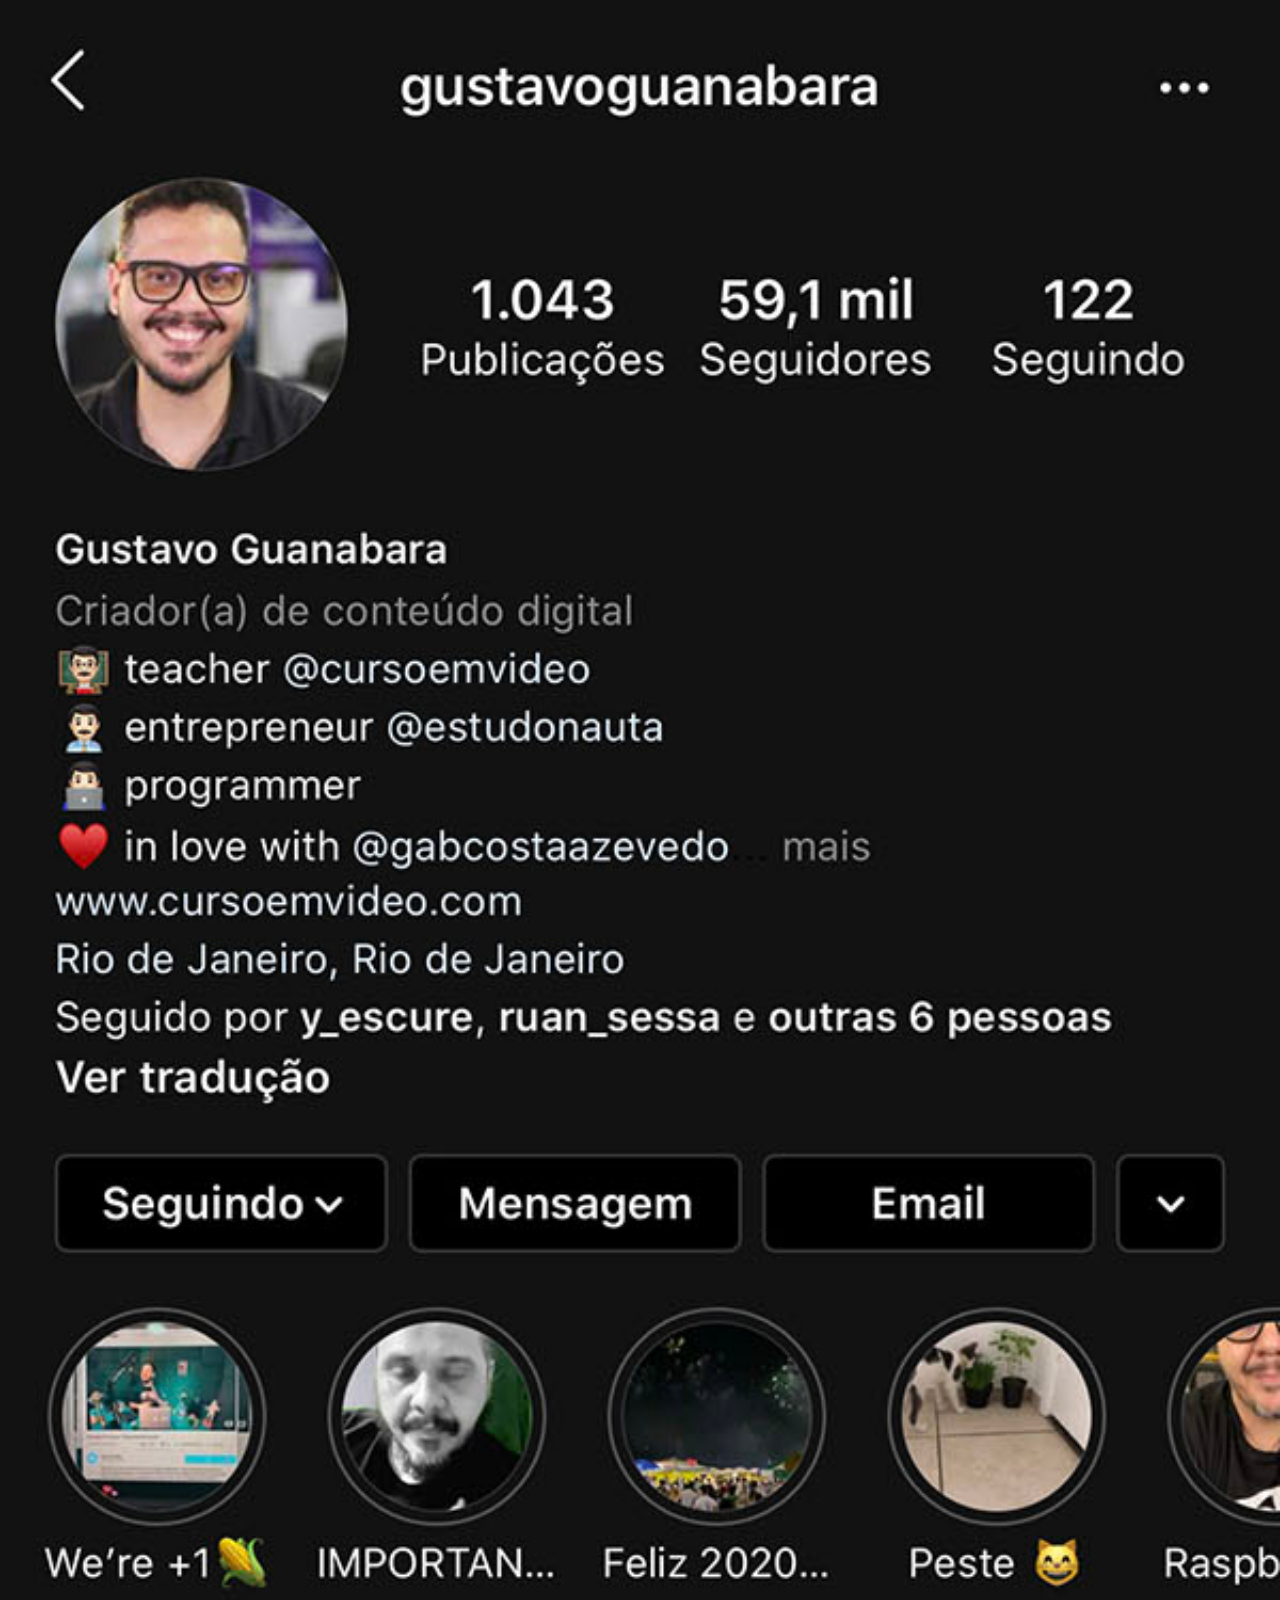
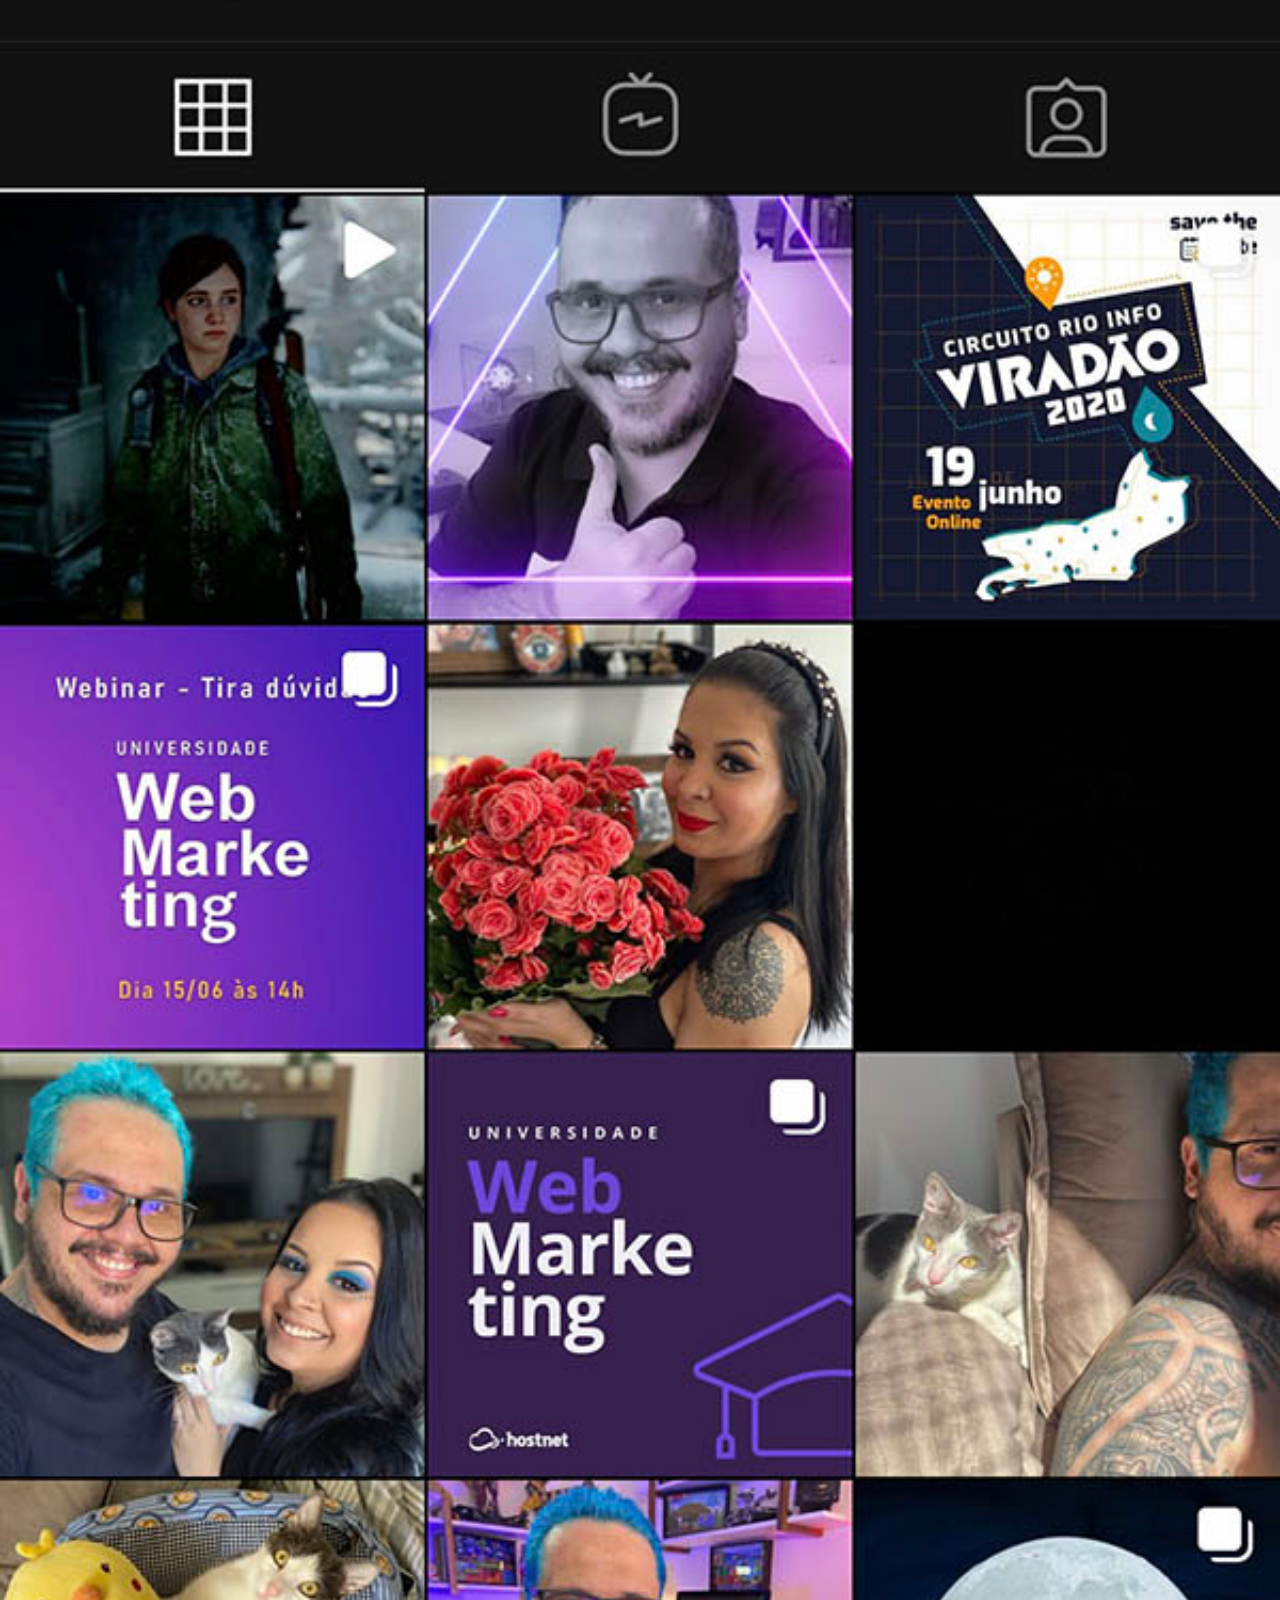
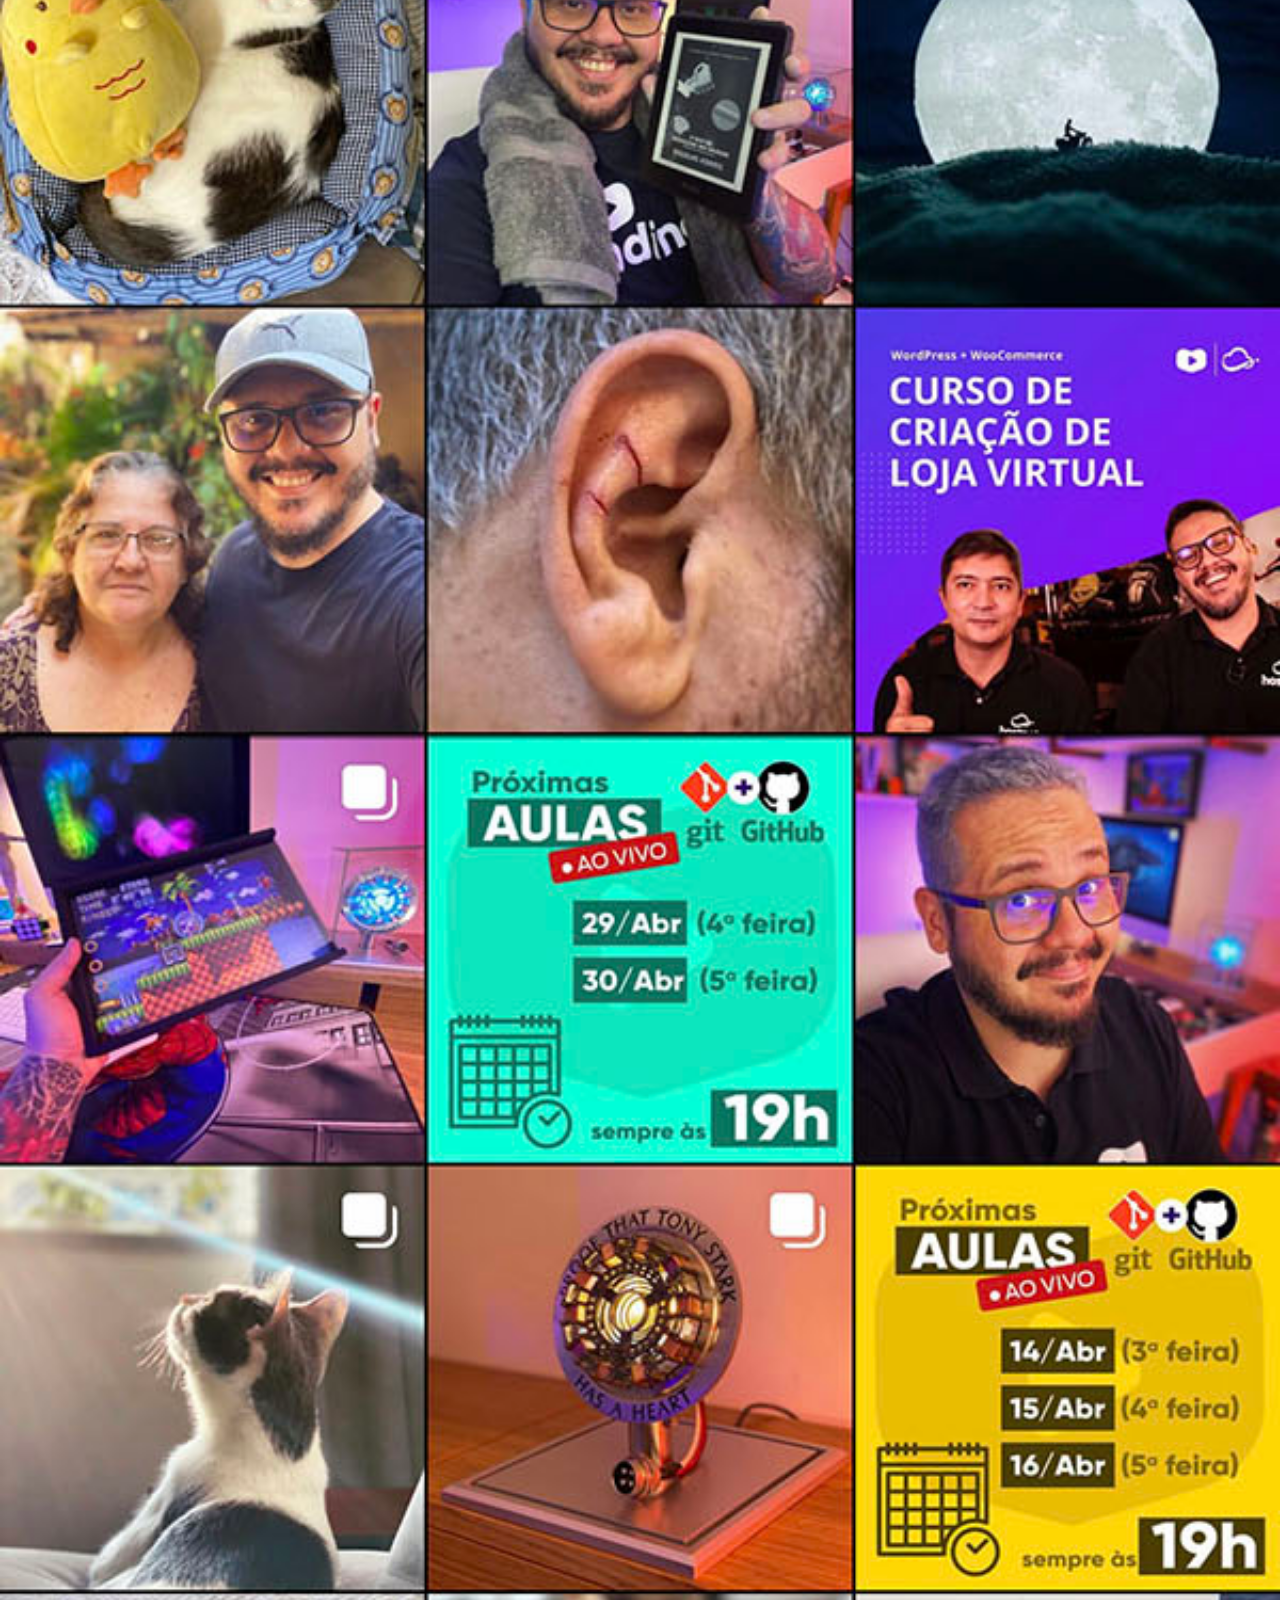
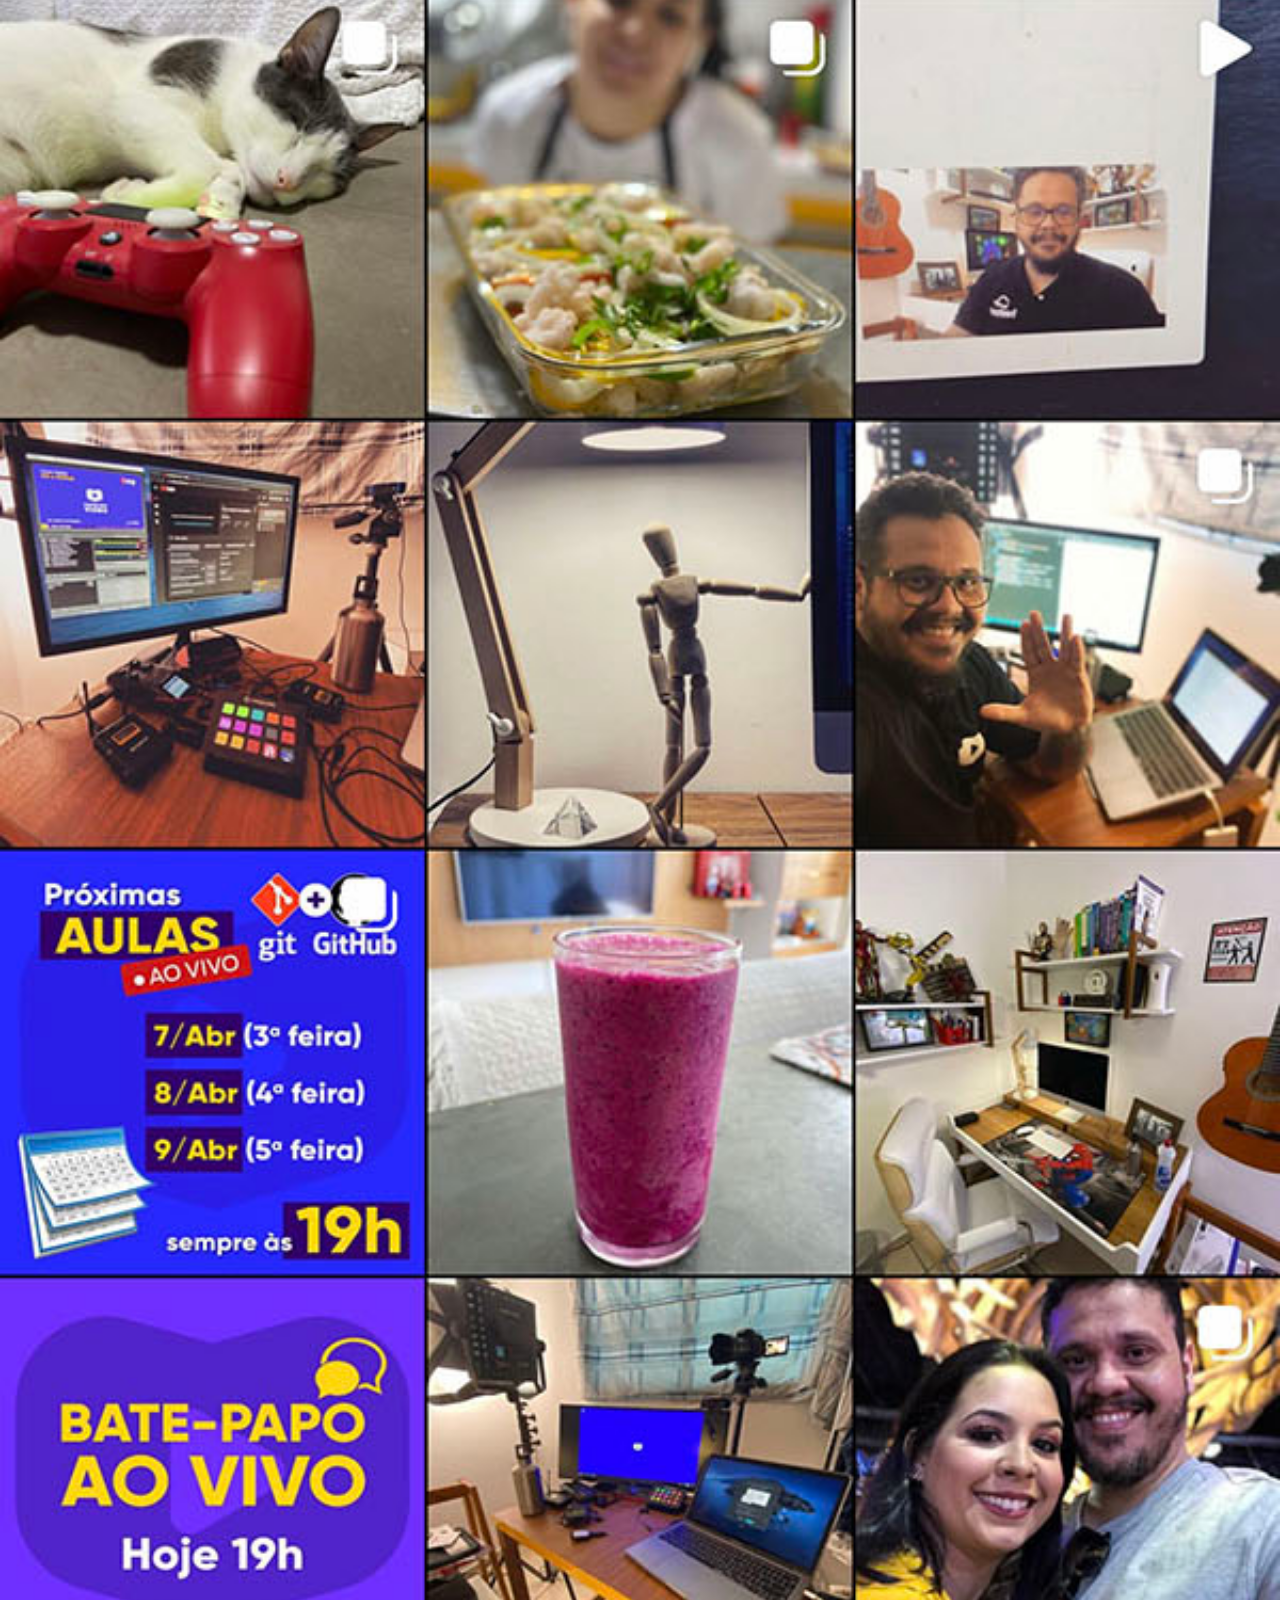
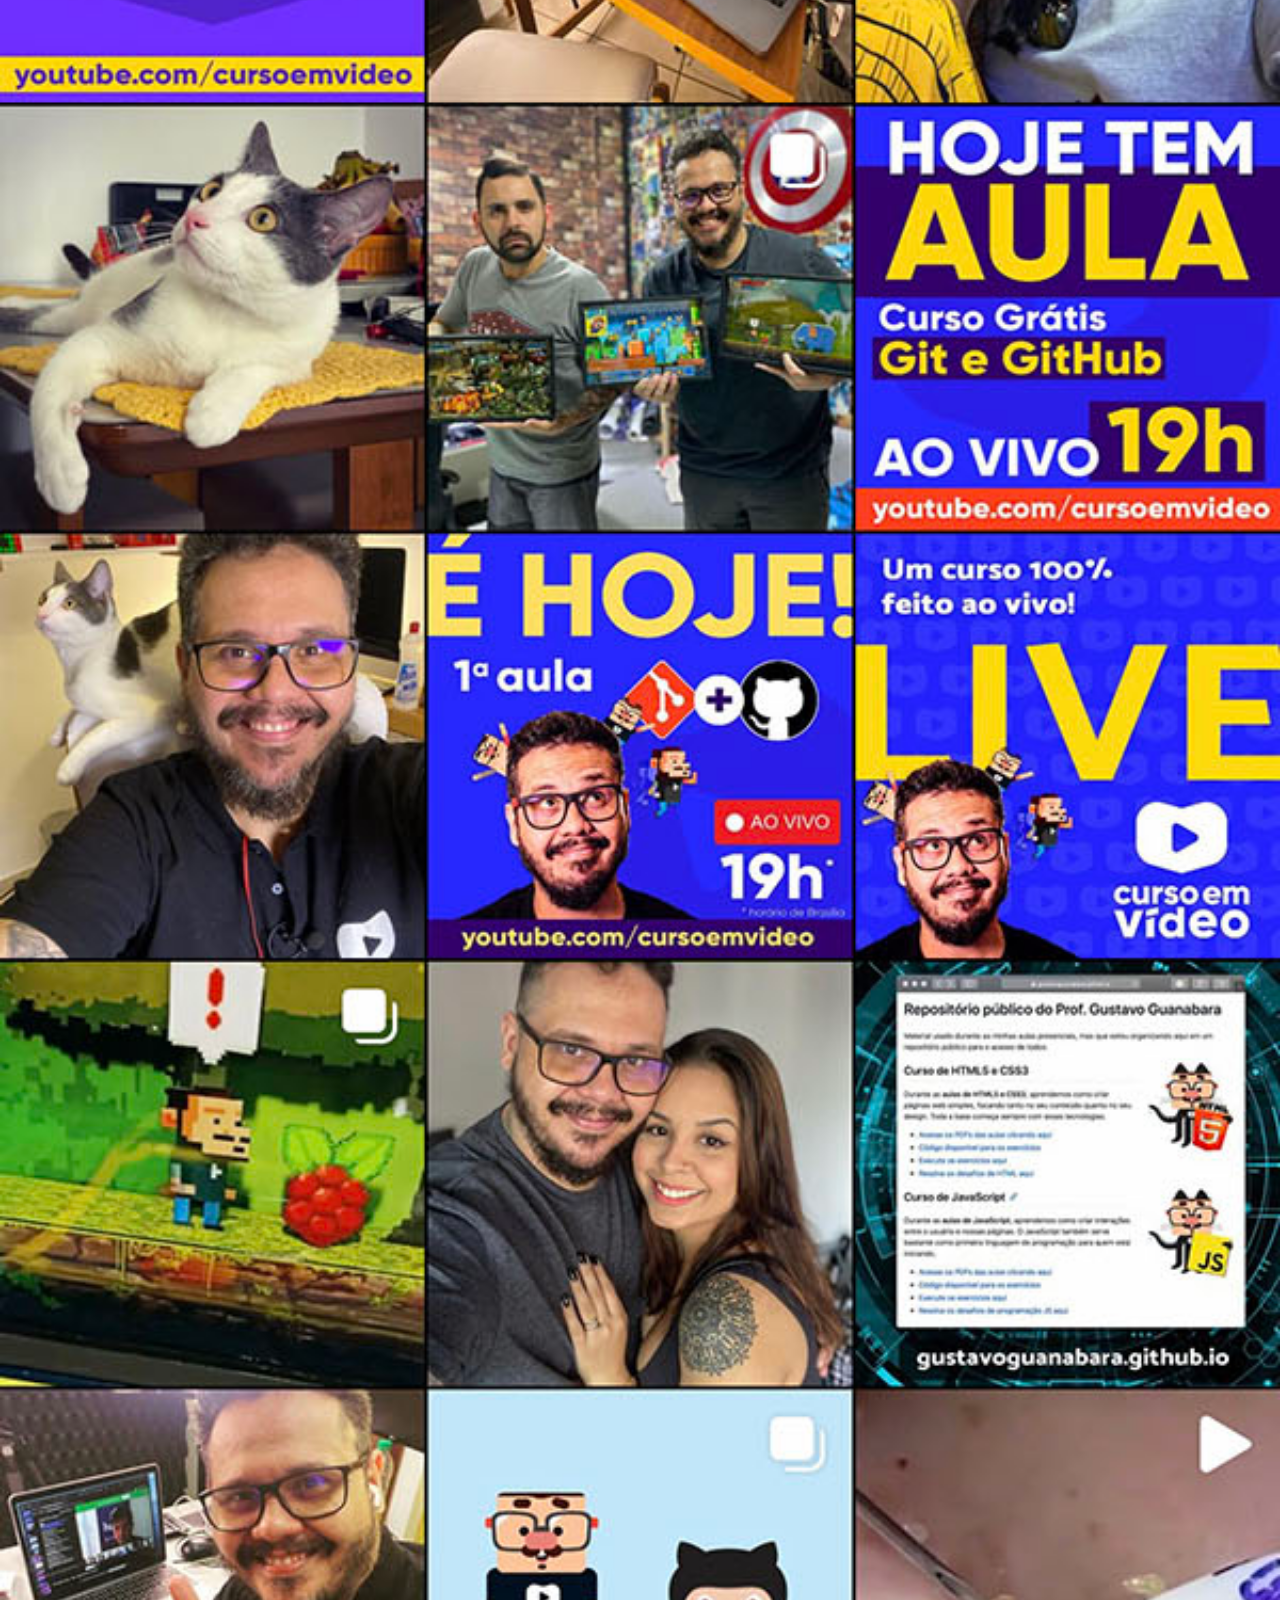
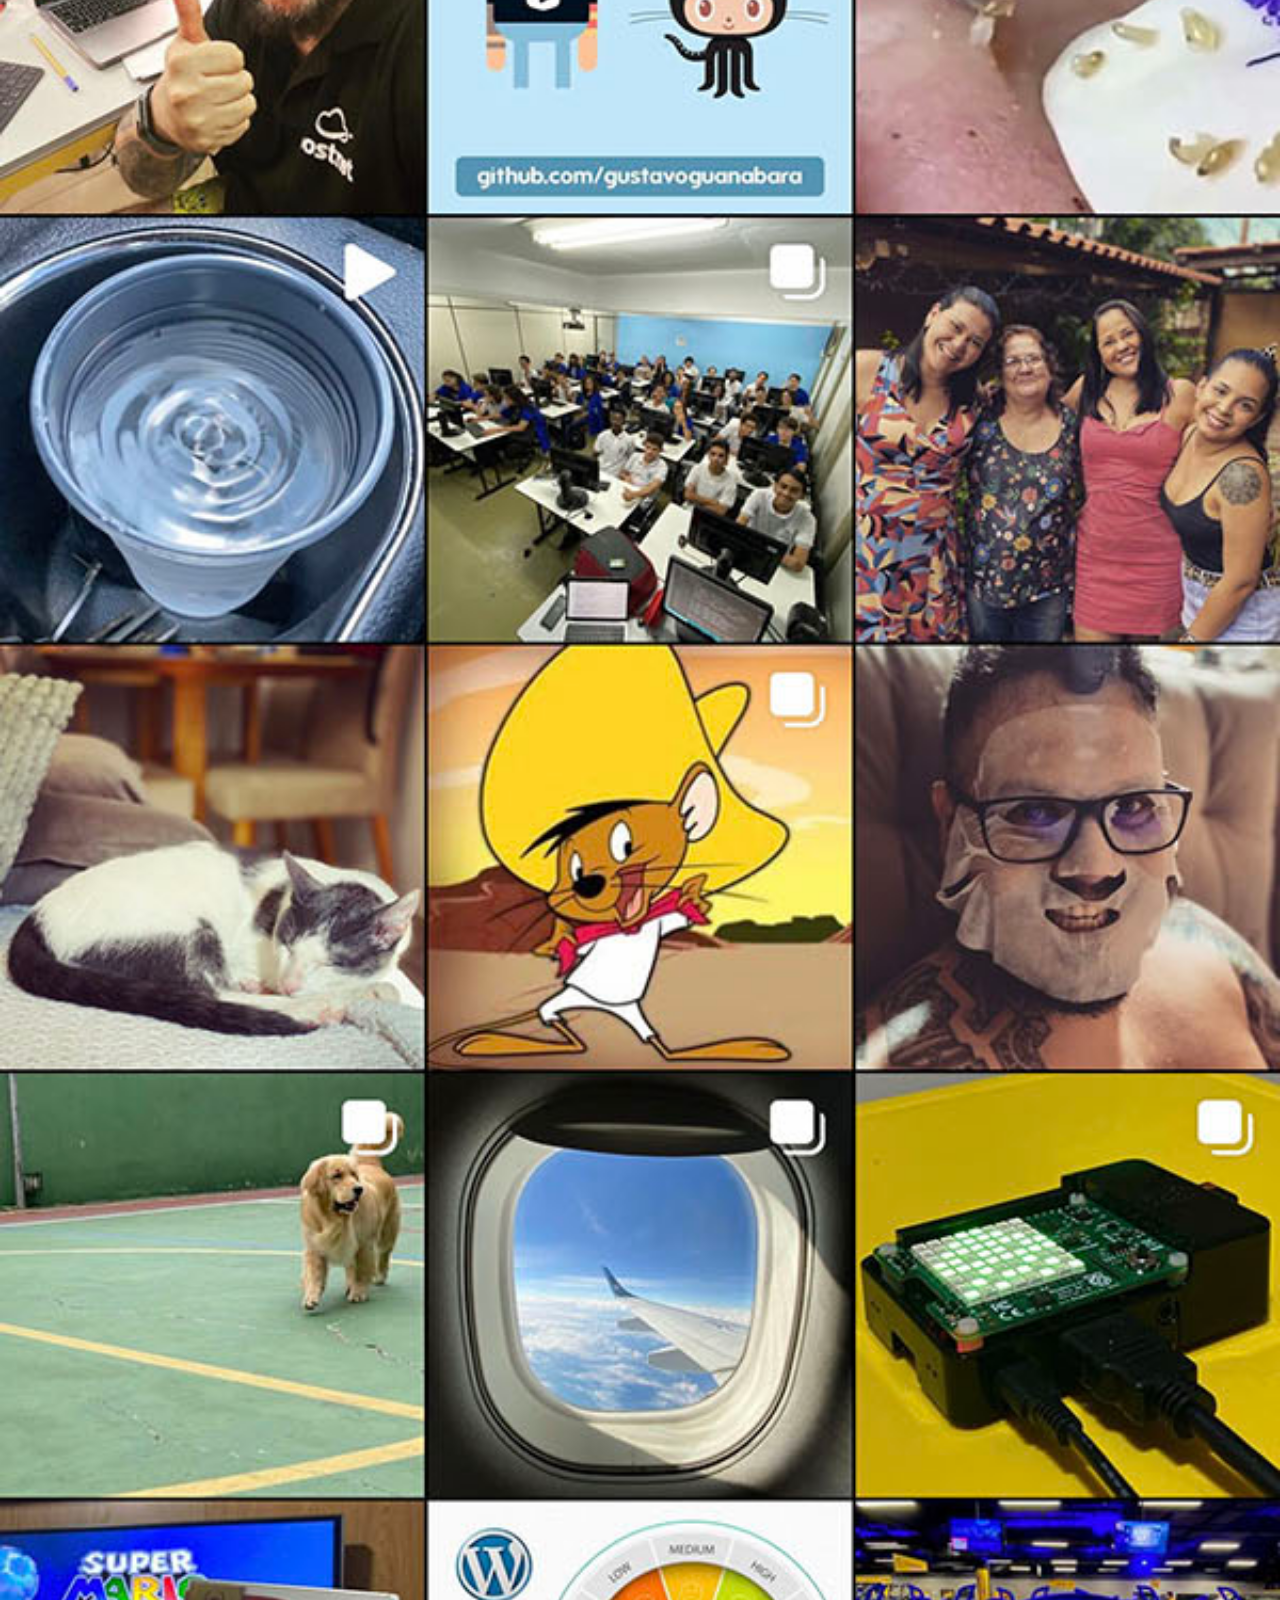
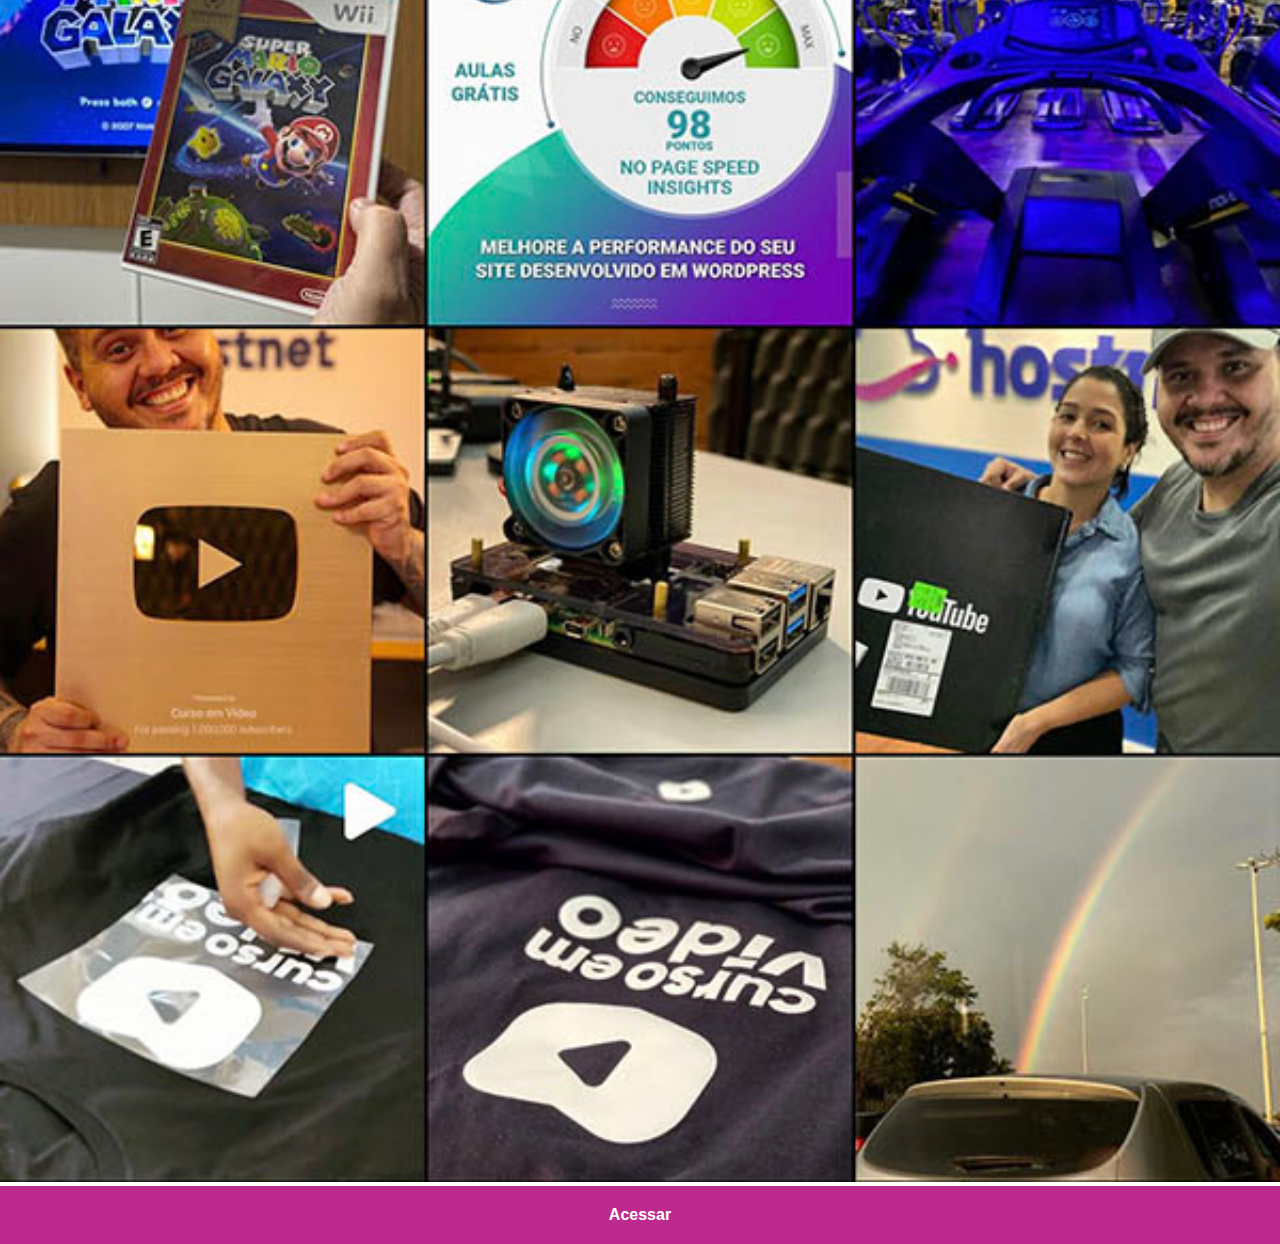
<file: paginas/instagram.html>
<!DOCTYPE html>
<html lang="pt-br">
<head>
    <meta charset="UTF-8">
    <meta http-equiv="X-UA-Compatible" content="IE=edge">
    <meta name="viewport" content="width=device-width, initial-scale=1.0">
    <title>Instagram</title>
</head>
<style>
    *{
    margin: 0px;
    border: 0px;
    box-sizing: border-box;
    border: 0px;
    outline: 0px;
    font-family: Arial, Helvetica, sans-serif;
    }

    ::-webkit-scrollbar{
        width: 0px;
        height: 0px;
    }

    img{
        width: 100vw;
    }

    a{
        display: block;
        background-color: #BC2A8D;
        color: white;

        padding: 20px;
        text-align: center;
        font-weight: bolder;
        text-decoration: none;
    }

    a:hover{
        background-color: #962271;
        transition: .3s;
    }
</style>
<body>
    <img src="../imagens/tela-instagram.jpg" alt="Instagram">
    <a href="https://www.instagram.com/gustavoguanabara/" target="_blank">Acessar</a>
</body>
</html>
</file>
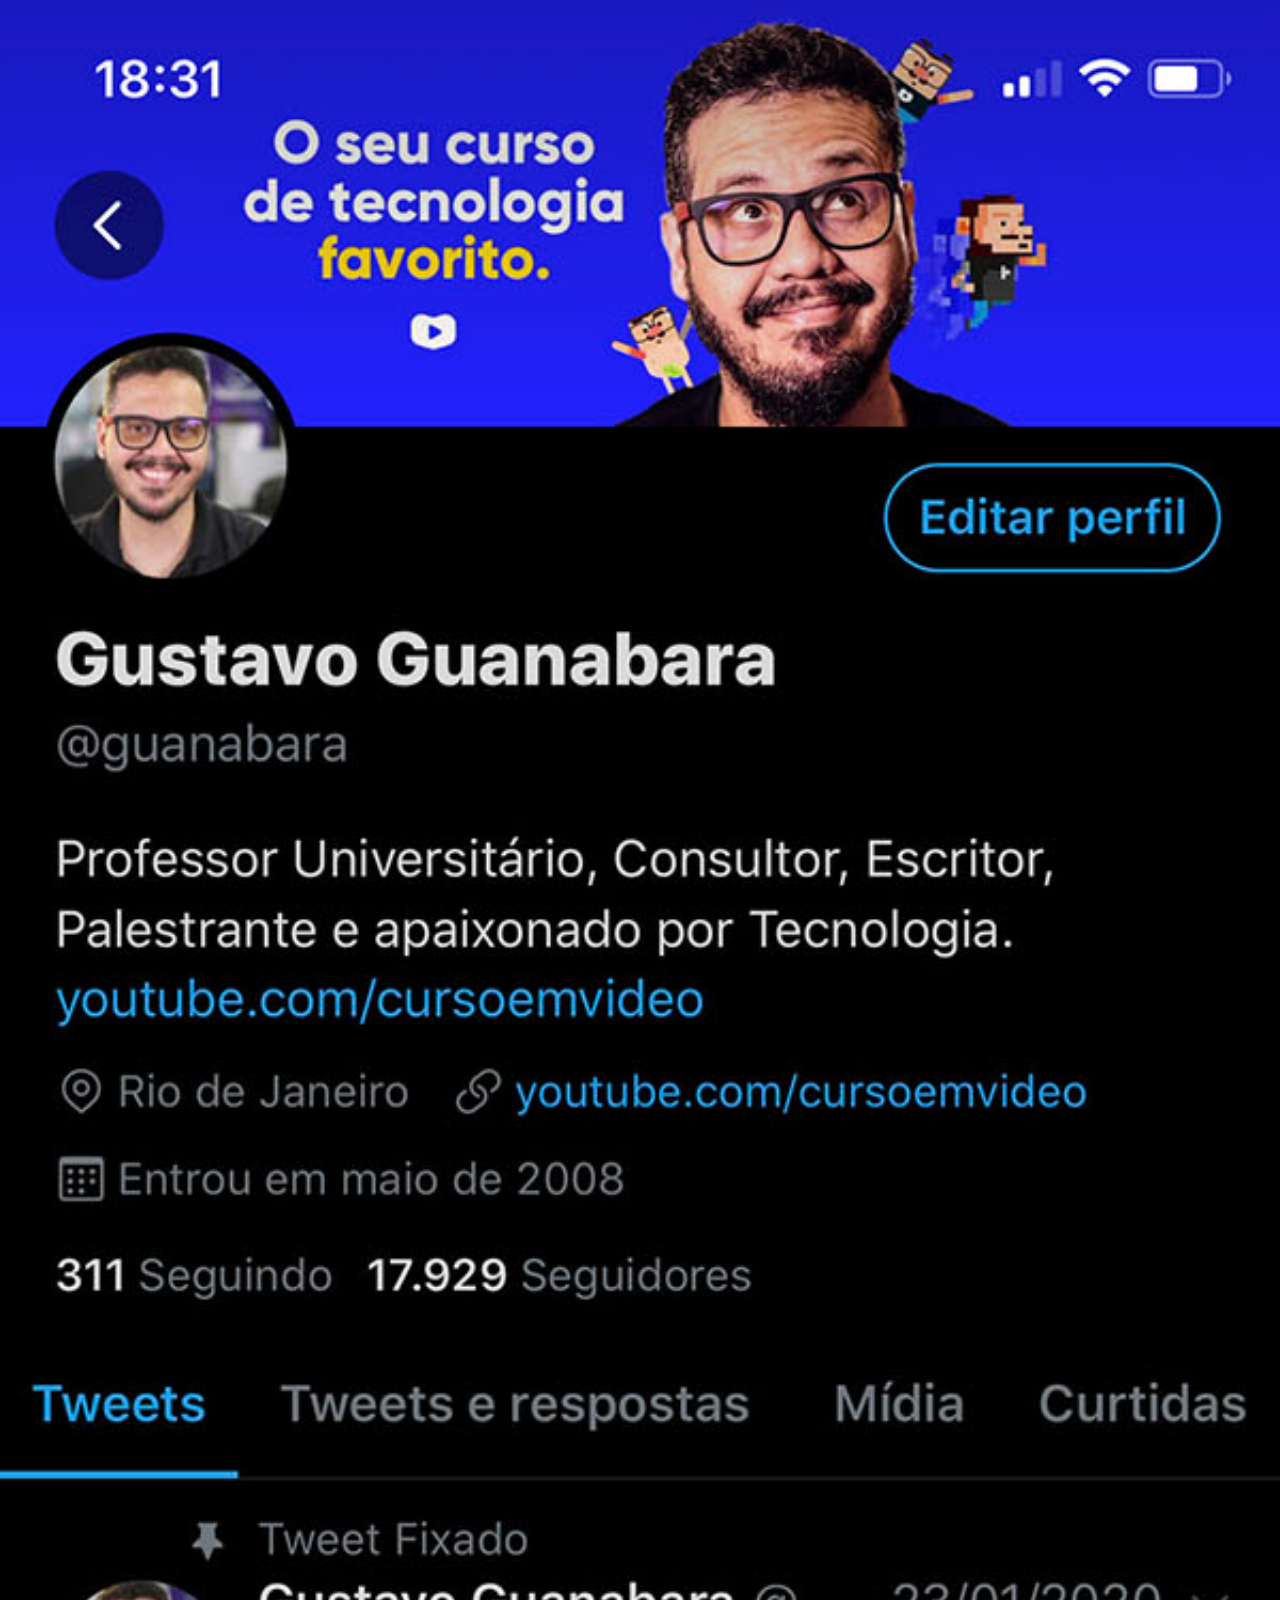
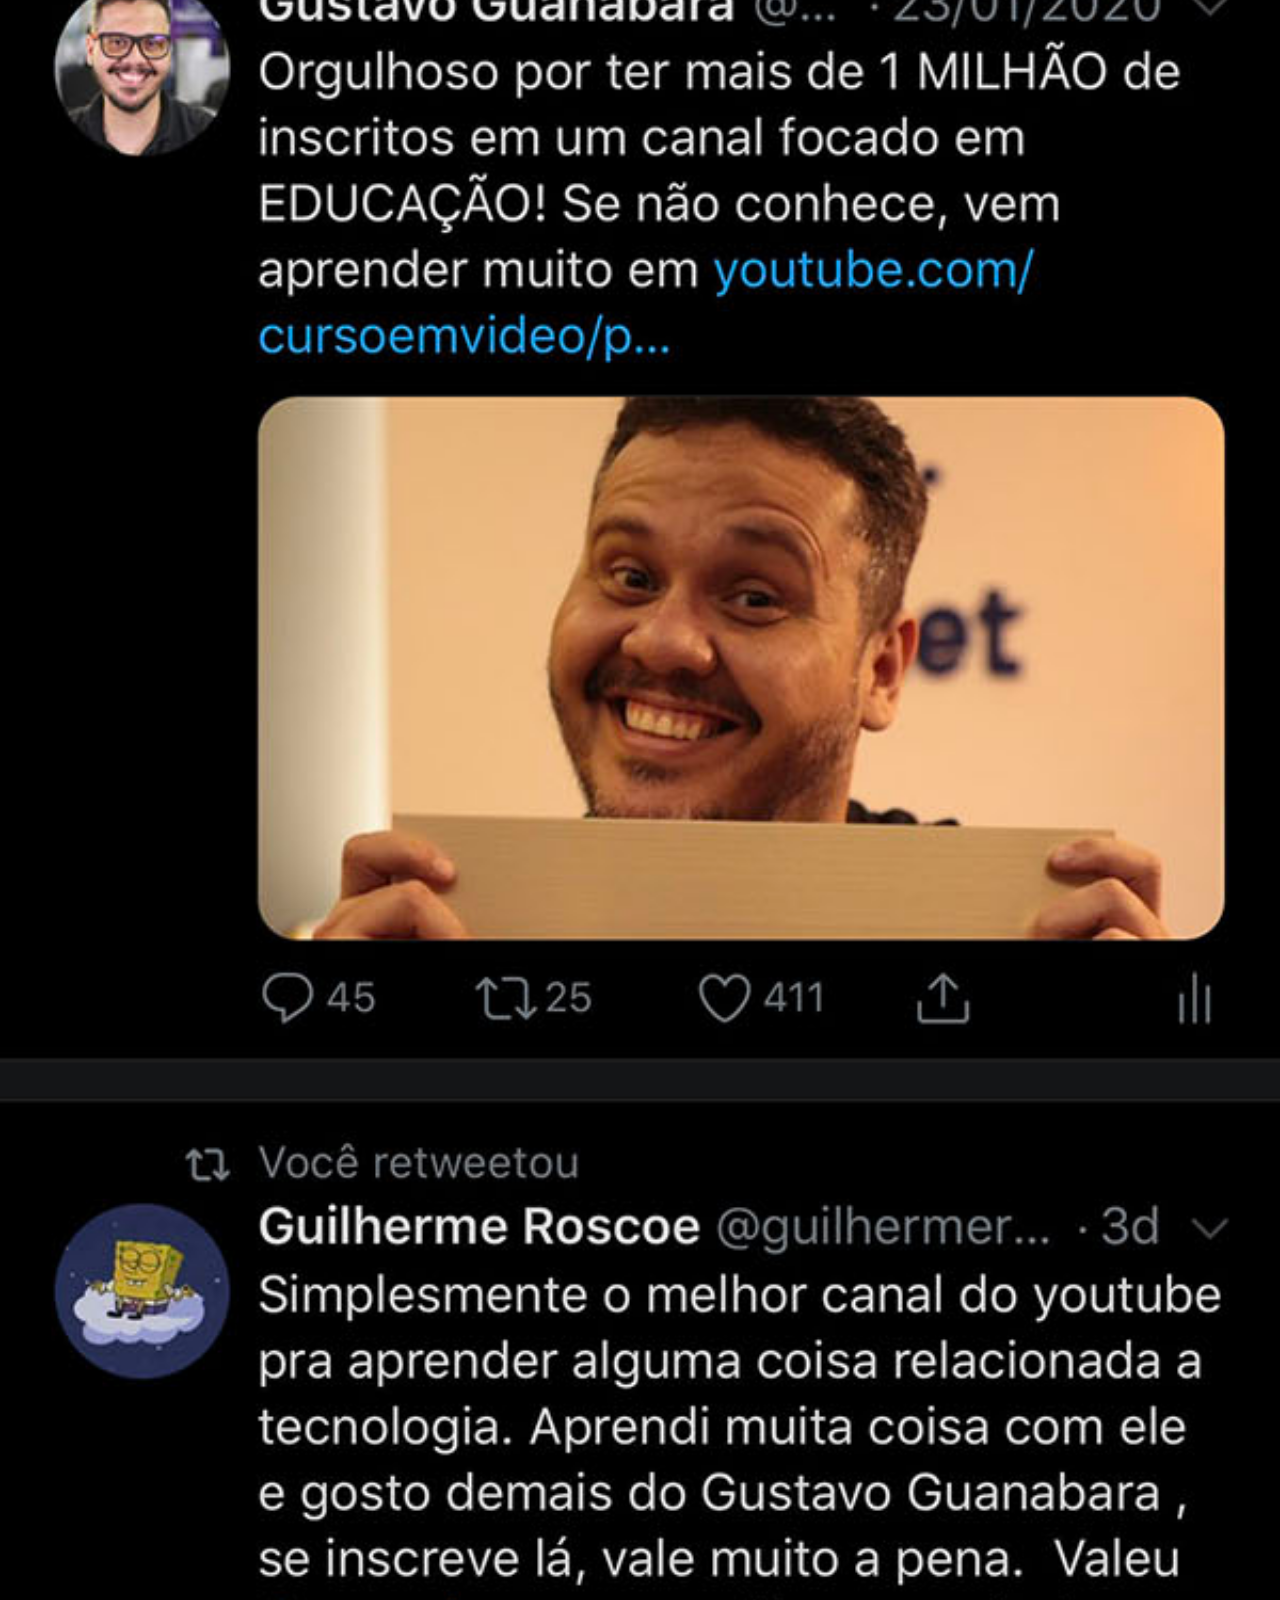
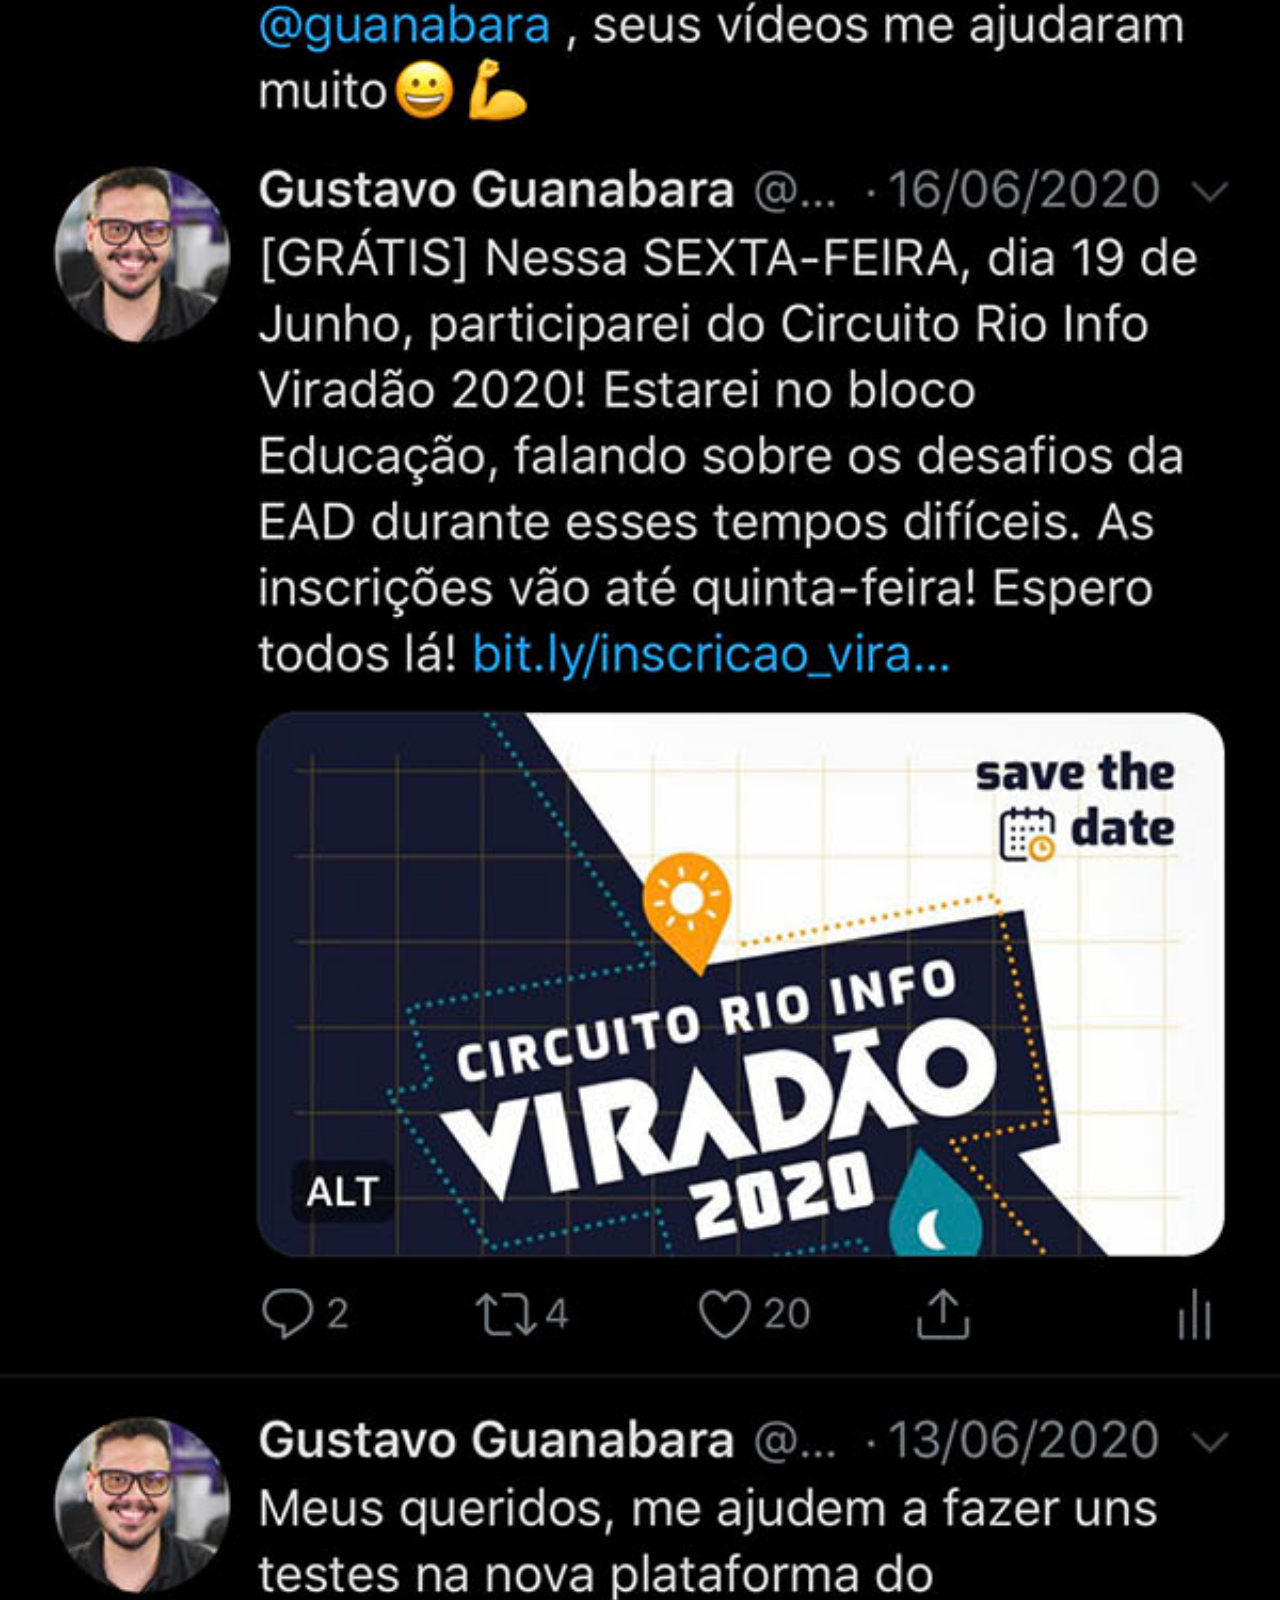
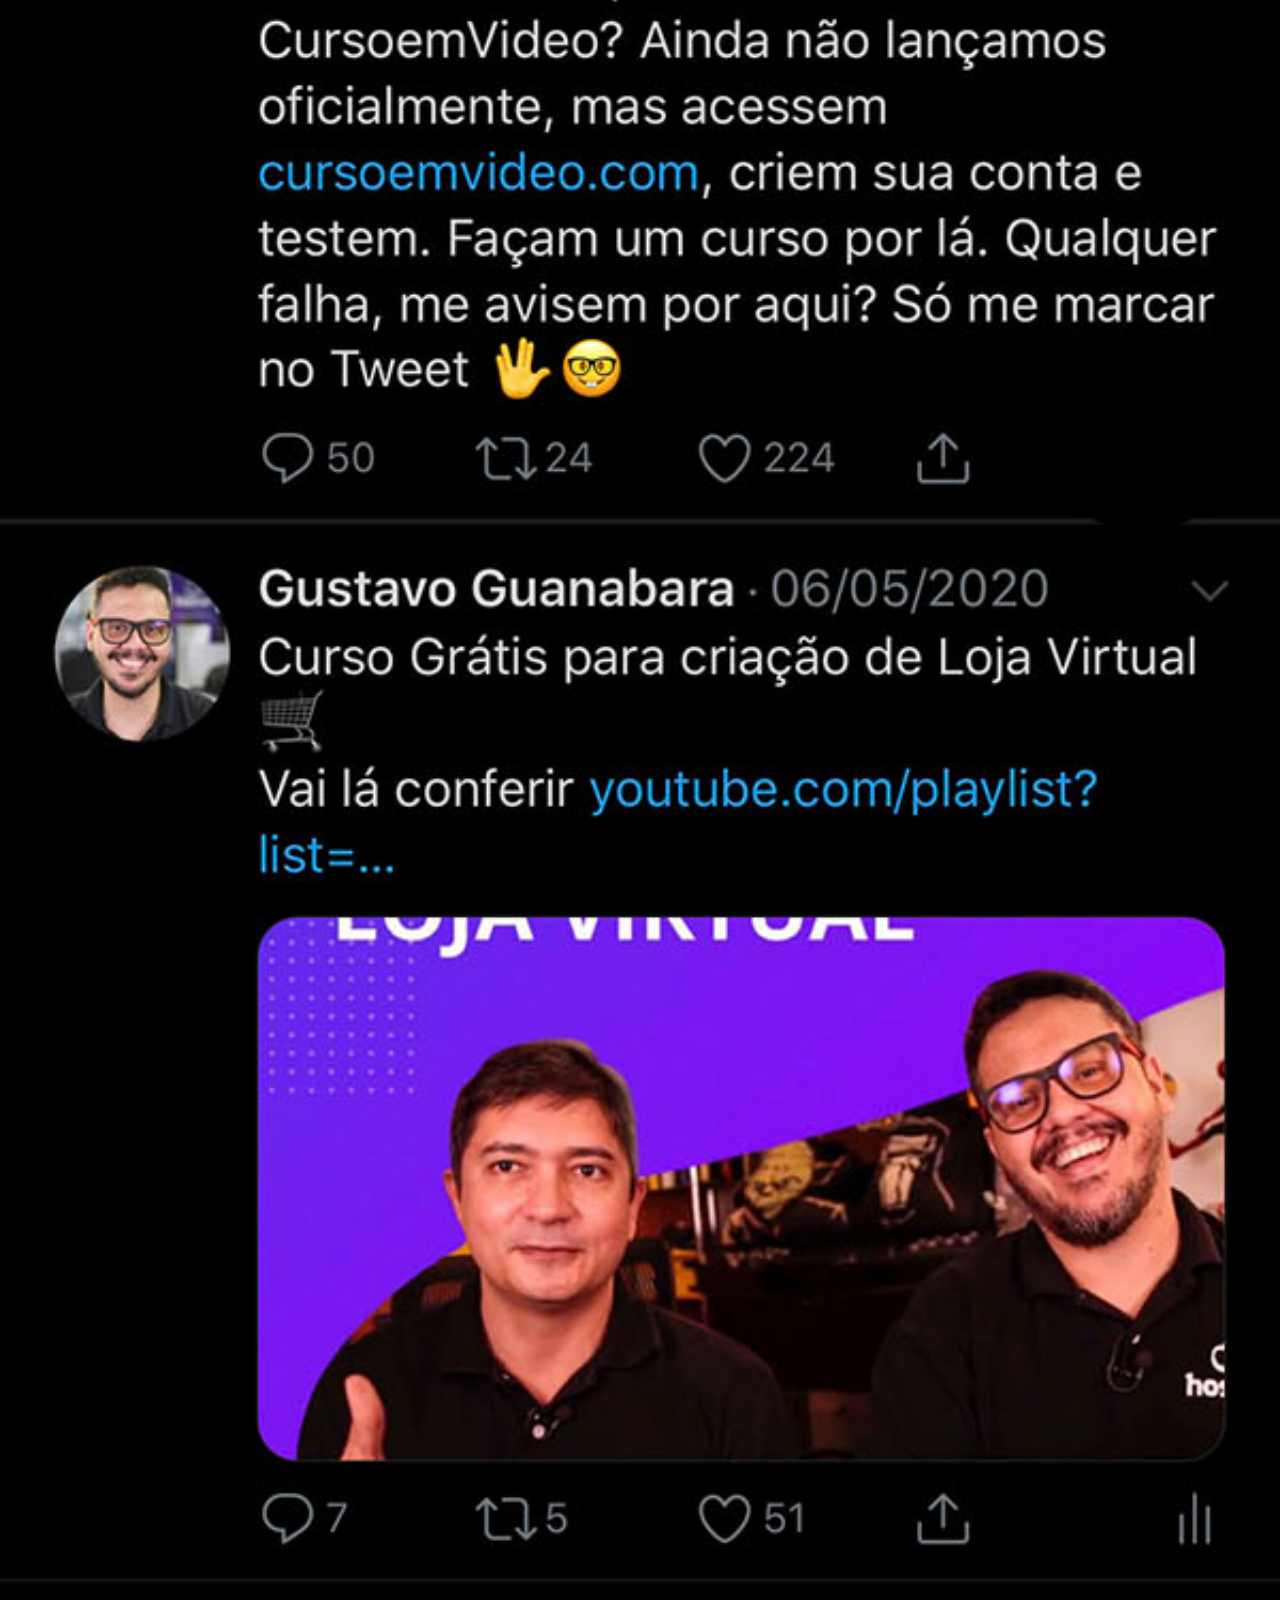
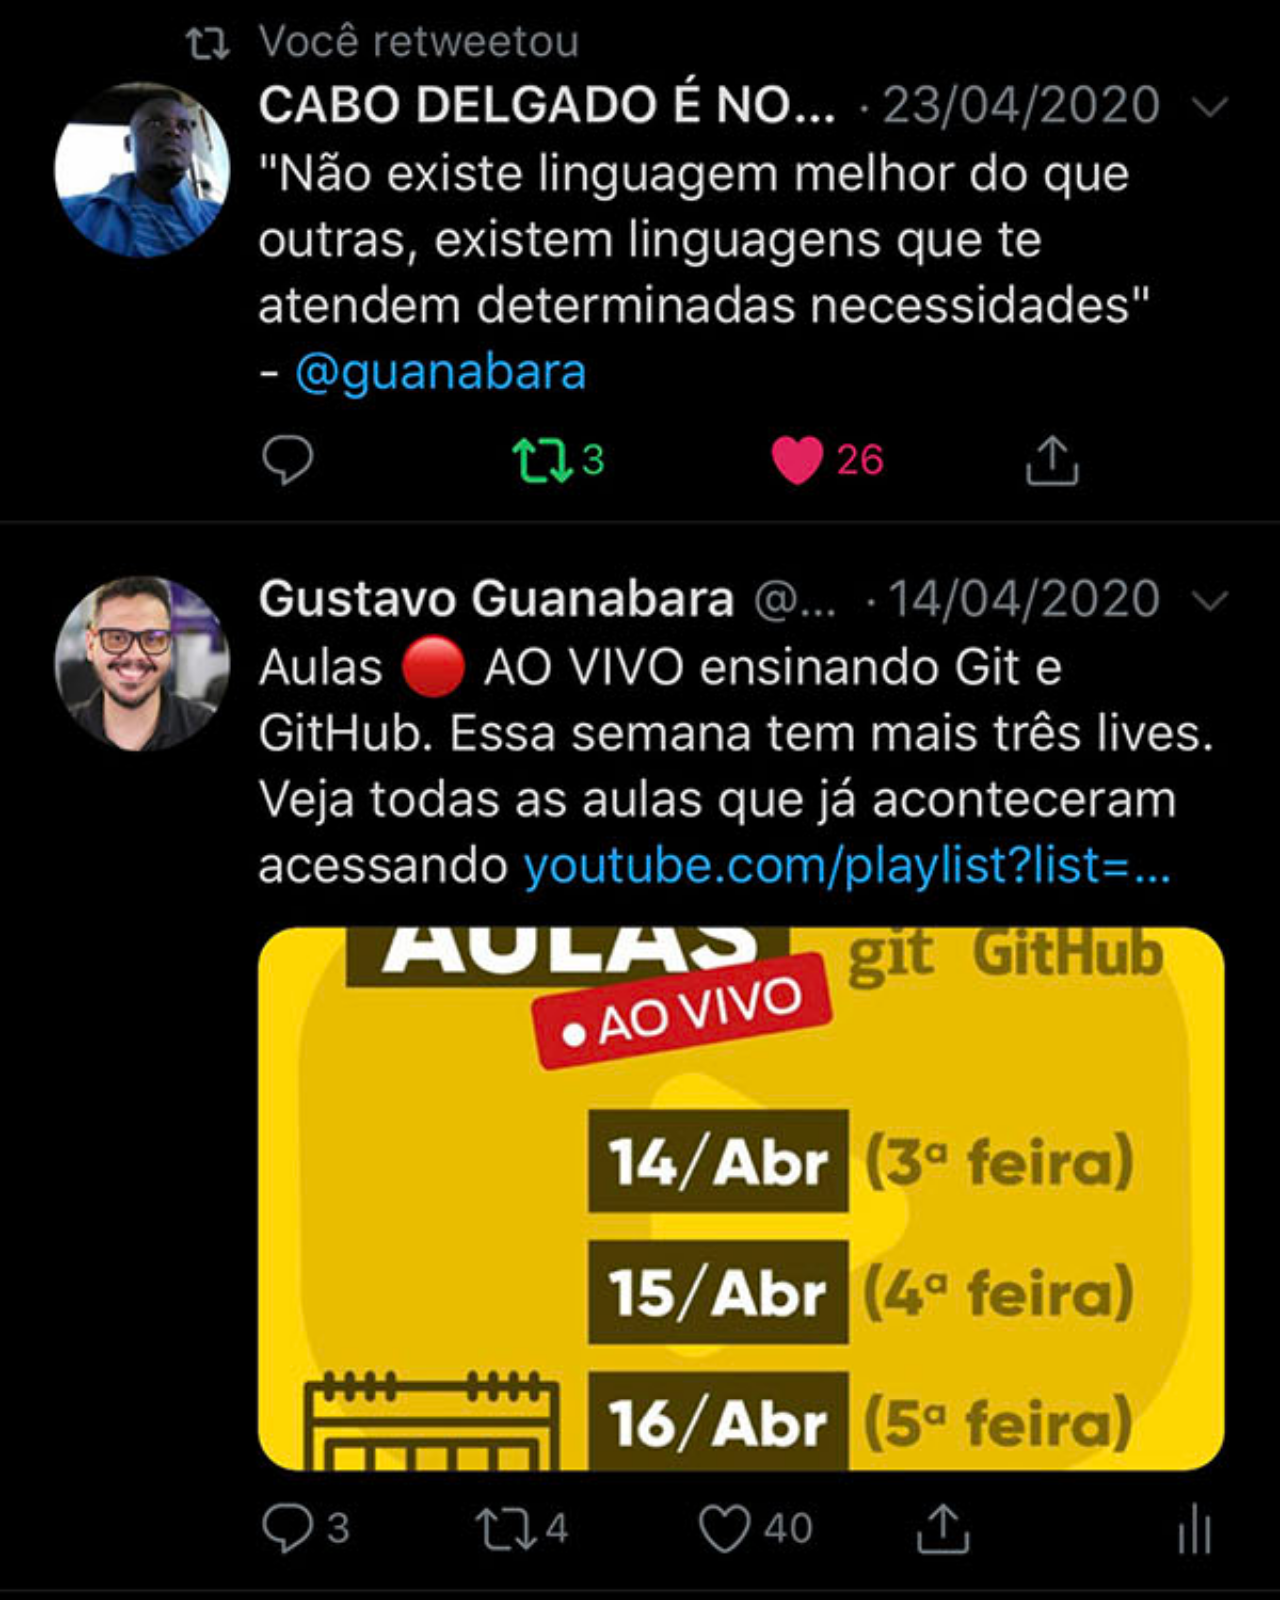
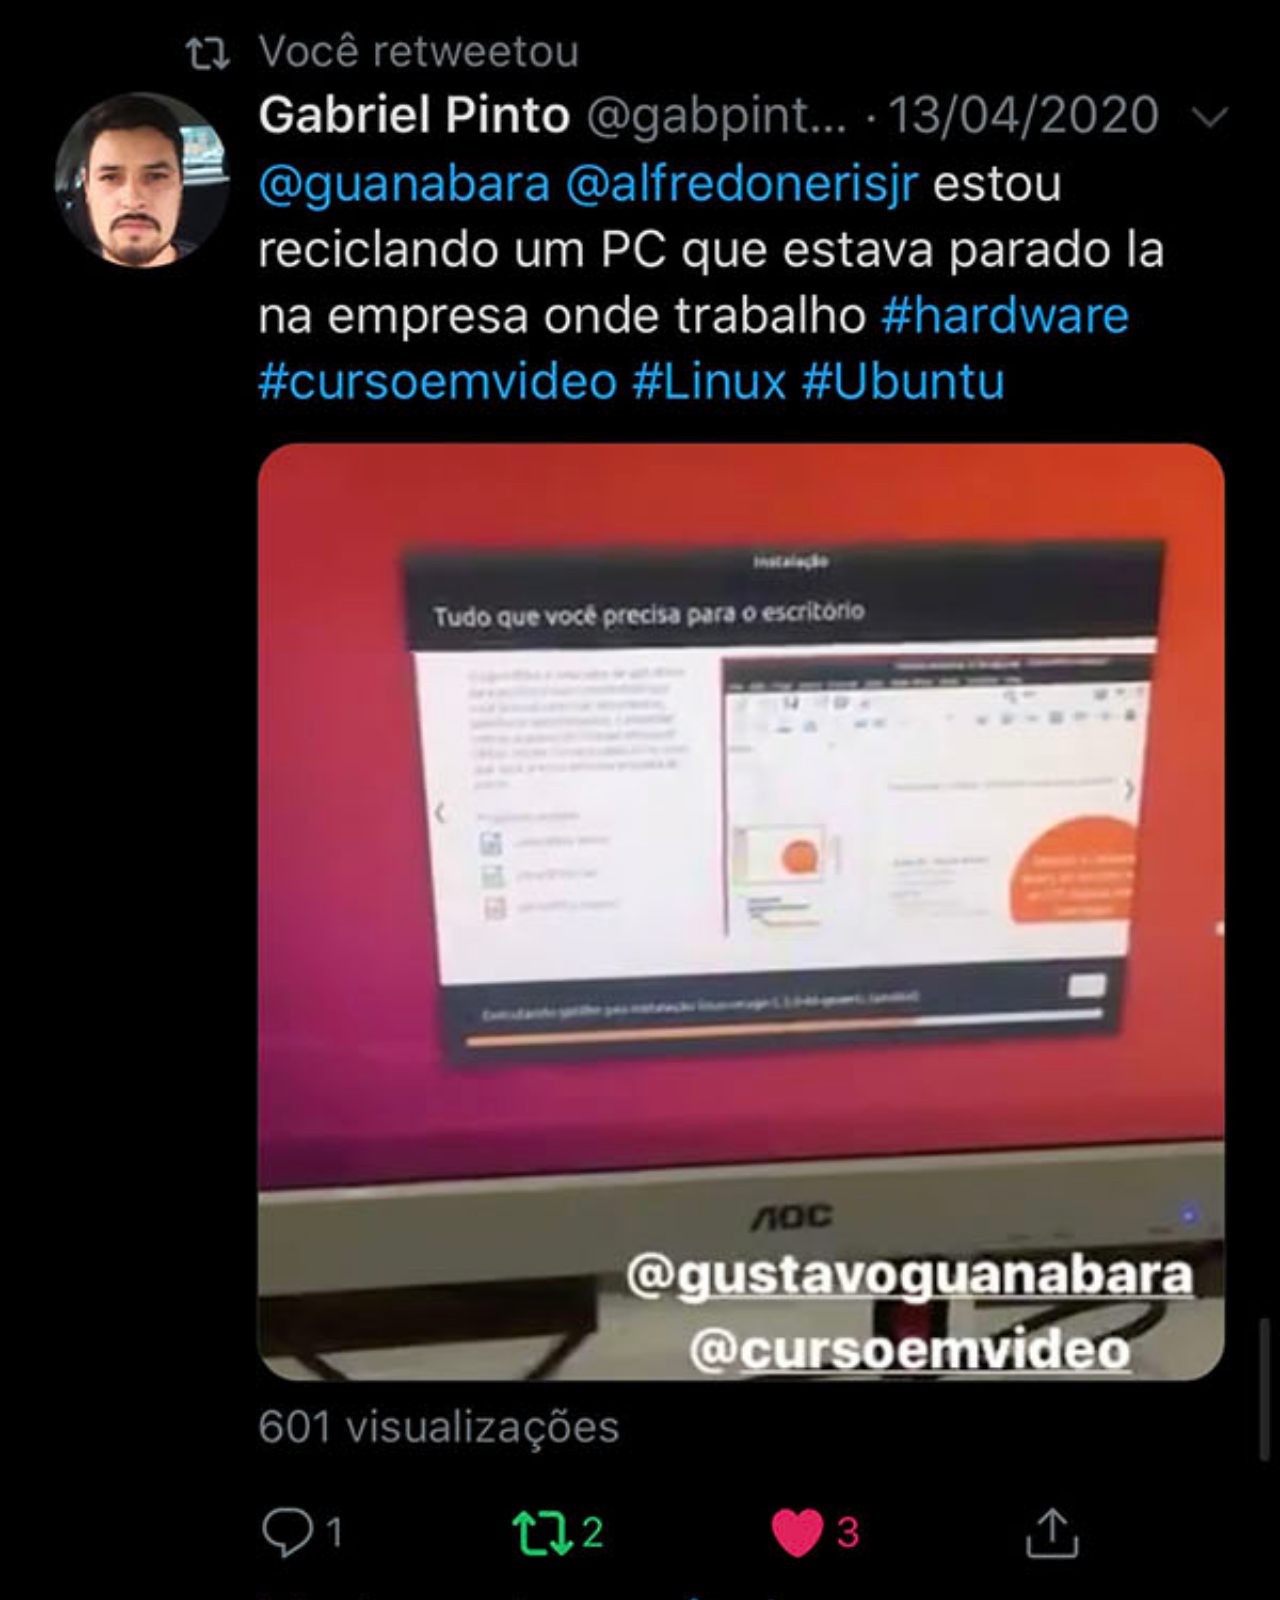
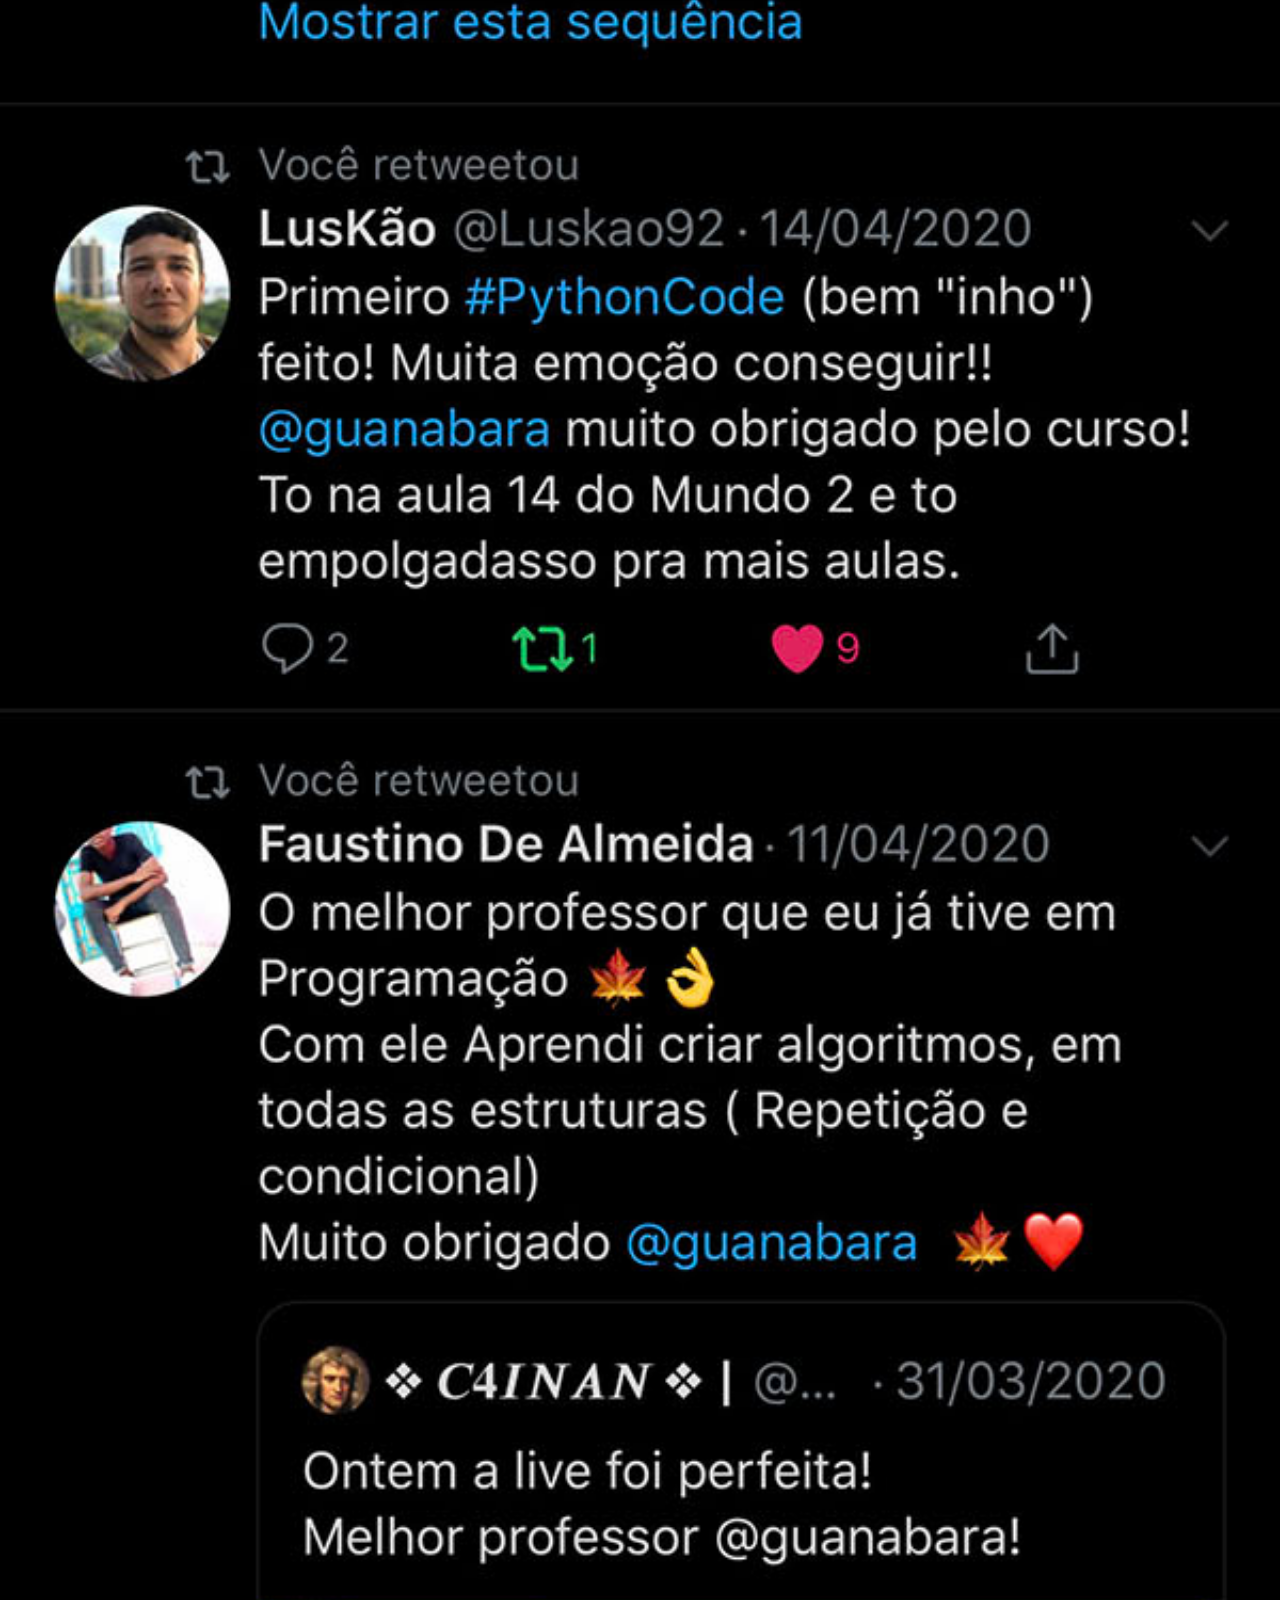
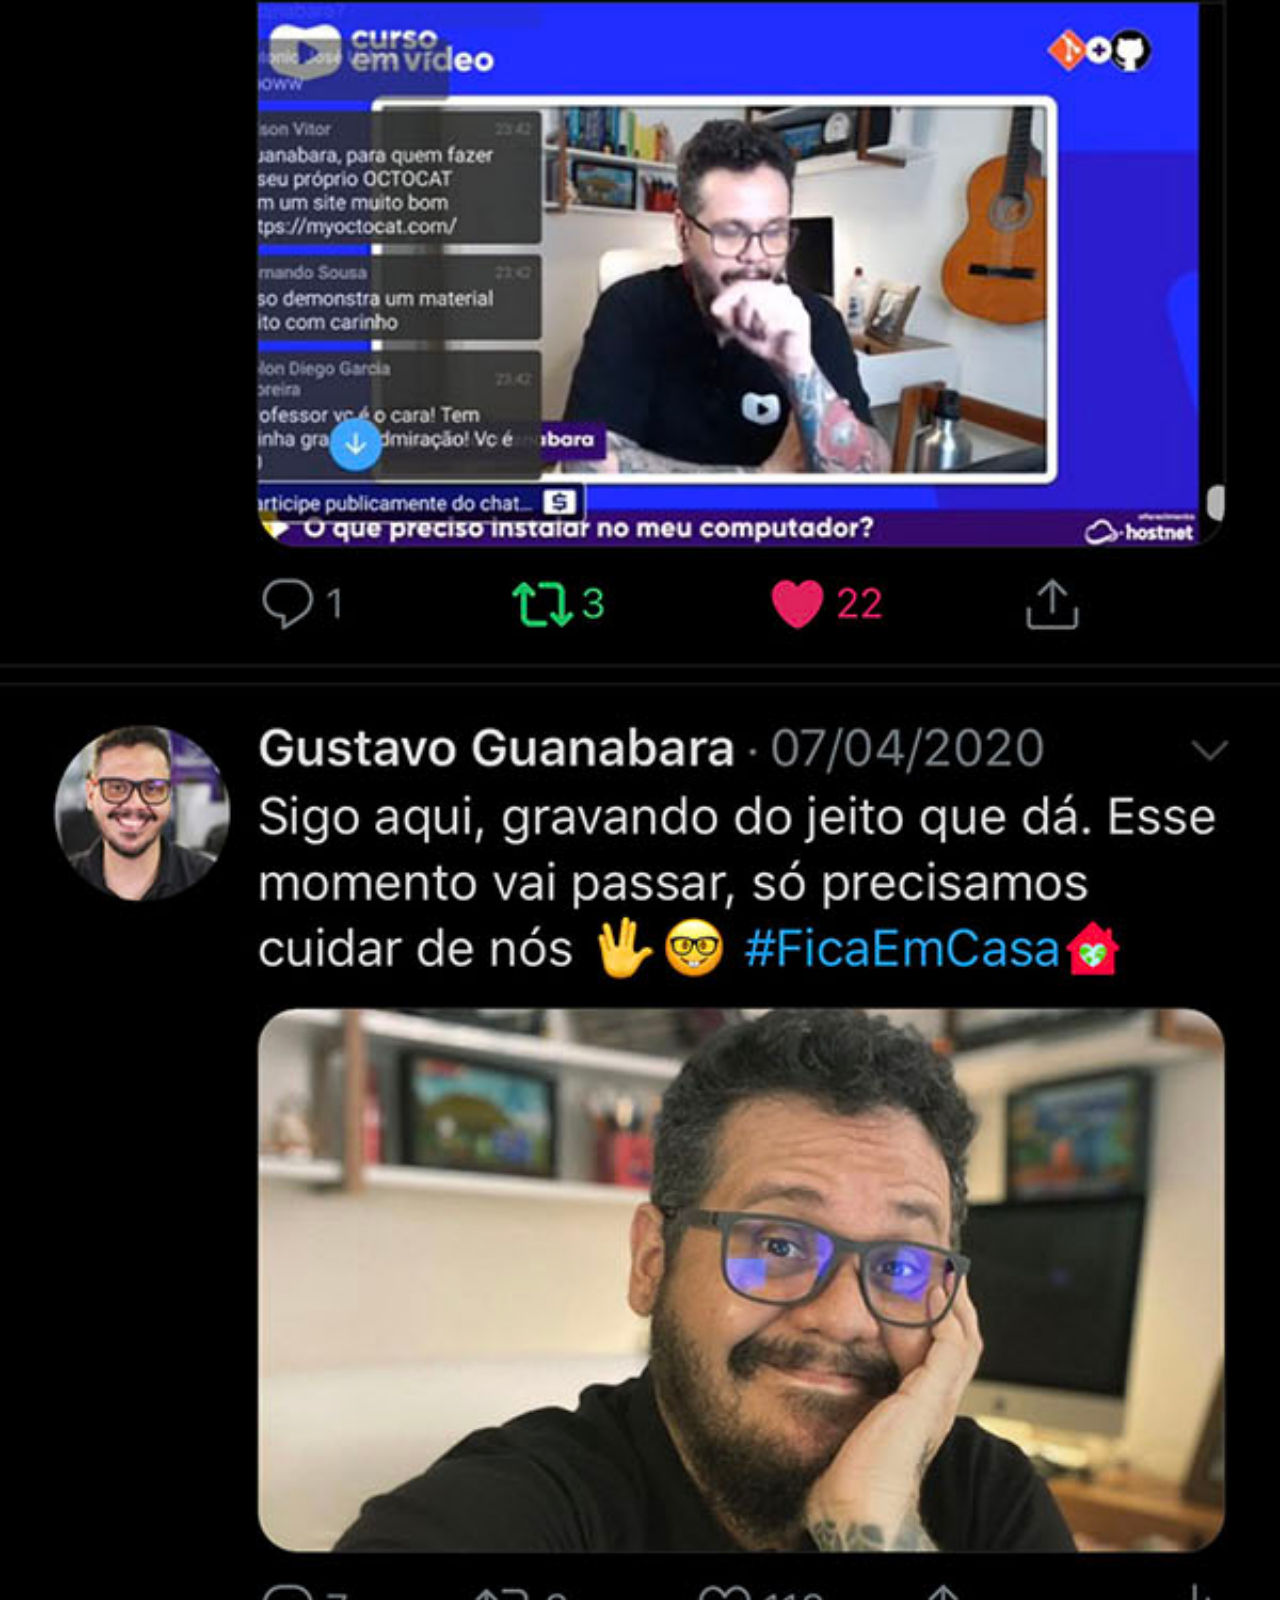
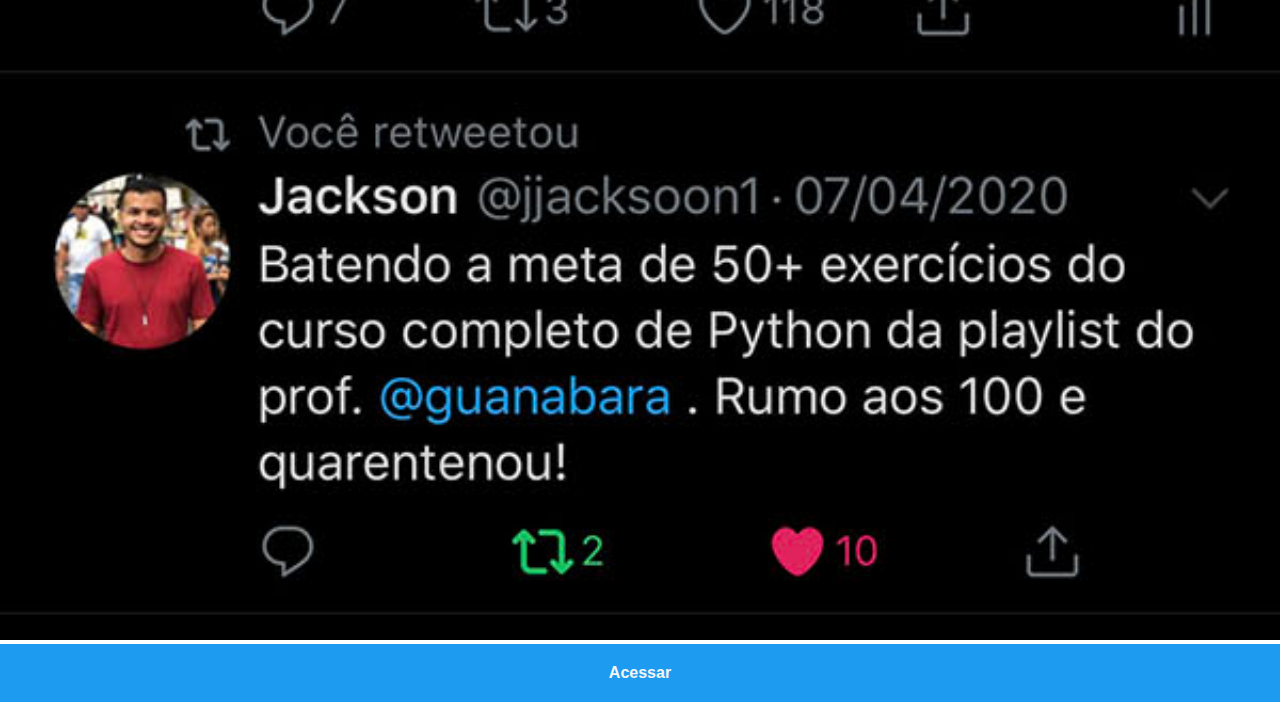
<file: paginas/twitter.html>
<!DOCTYPE html>
<html lang="pt-br">
<head>
    <meta charset="UTF-8">
    <meta http-equiv="X-UA-Compatible" content="IE=edge">
    <meta name="viewport" content="width=device-width, initial-scale=1.0">
    <title>Twitter</title>
</head>
<style>
    *{
    margin: 0px;
    border: 0px;
    box-sizing: border-box;
    border: 0px;
    outline: 0px;
    font-family: Arial, Helvetica, sans-serif;
    }

    ::-webkit-scrollbar{
        width: 0px;
        height: 0px;
    }

    img{
        width: 100vw;
    }

    a{
        display: block;
        background-color: #1d9bf0;
        color: whitesmoke;

        padding: 20px;
        text-align: center;
        font-weight: bolder;
        text-decoration: none;
    }

    a:hover{
        background-color: #1b8edb;
        transition: .3s;
    }
</style>
<body>
    <img src="../imagens/tela-twitter.jpg" alt="Twitter">
    <a href="https://twitter.com/guanabara" target="_blank">Acessar</a>
</body>
</html>
</file>
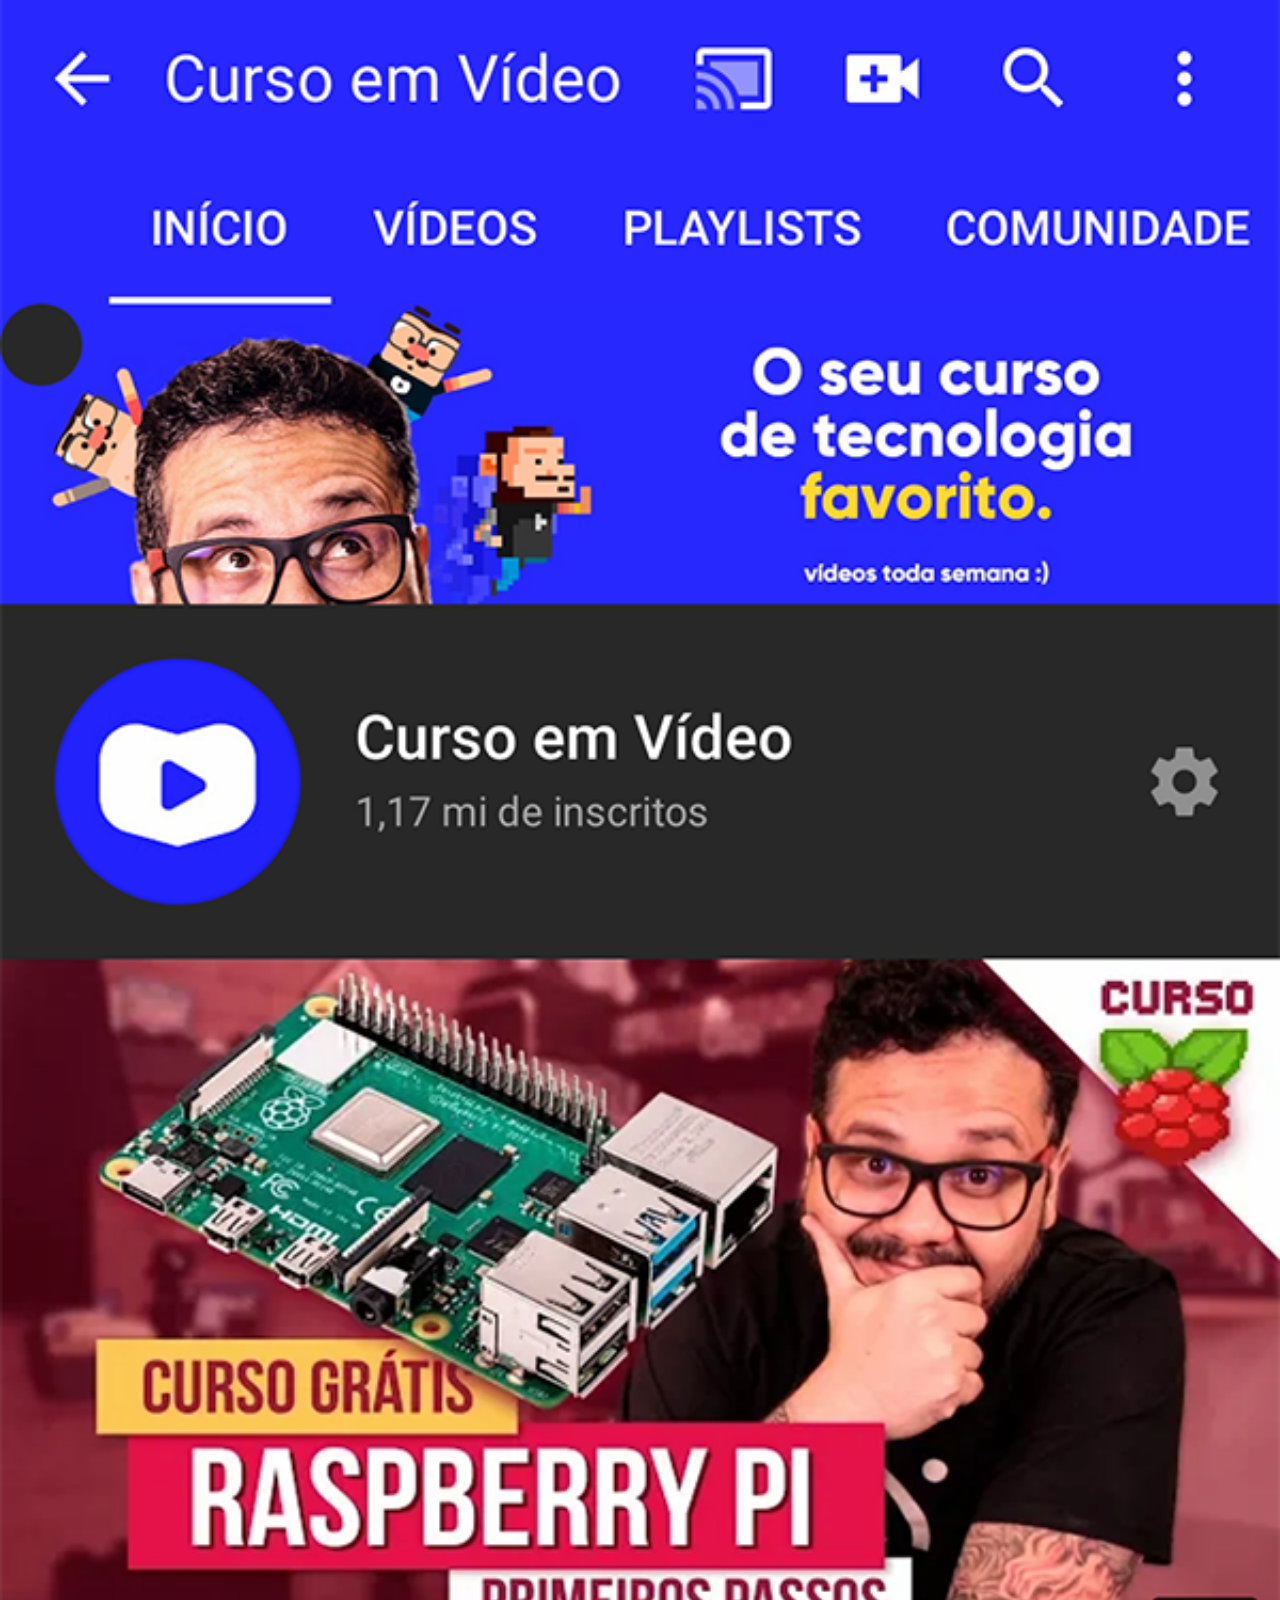
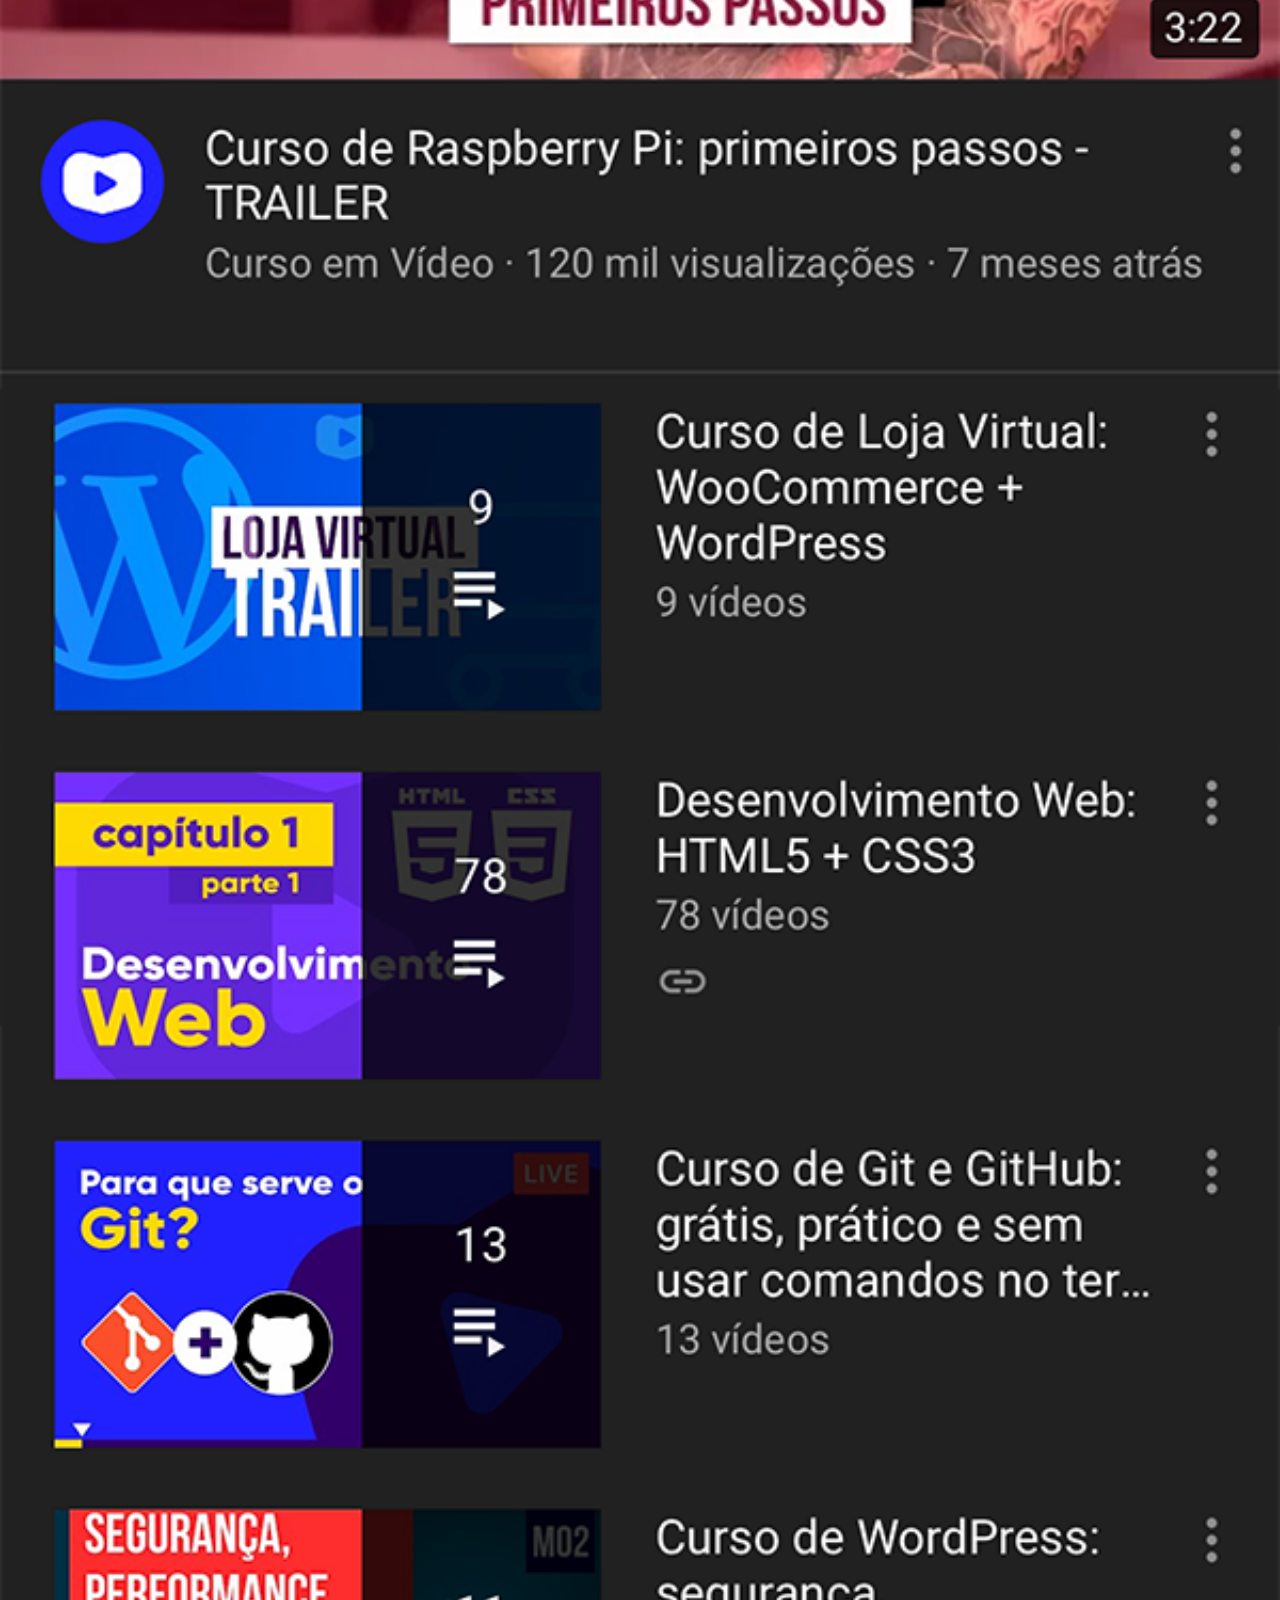
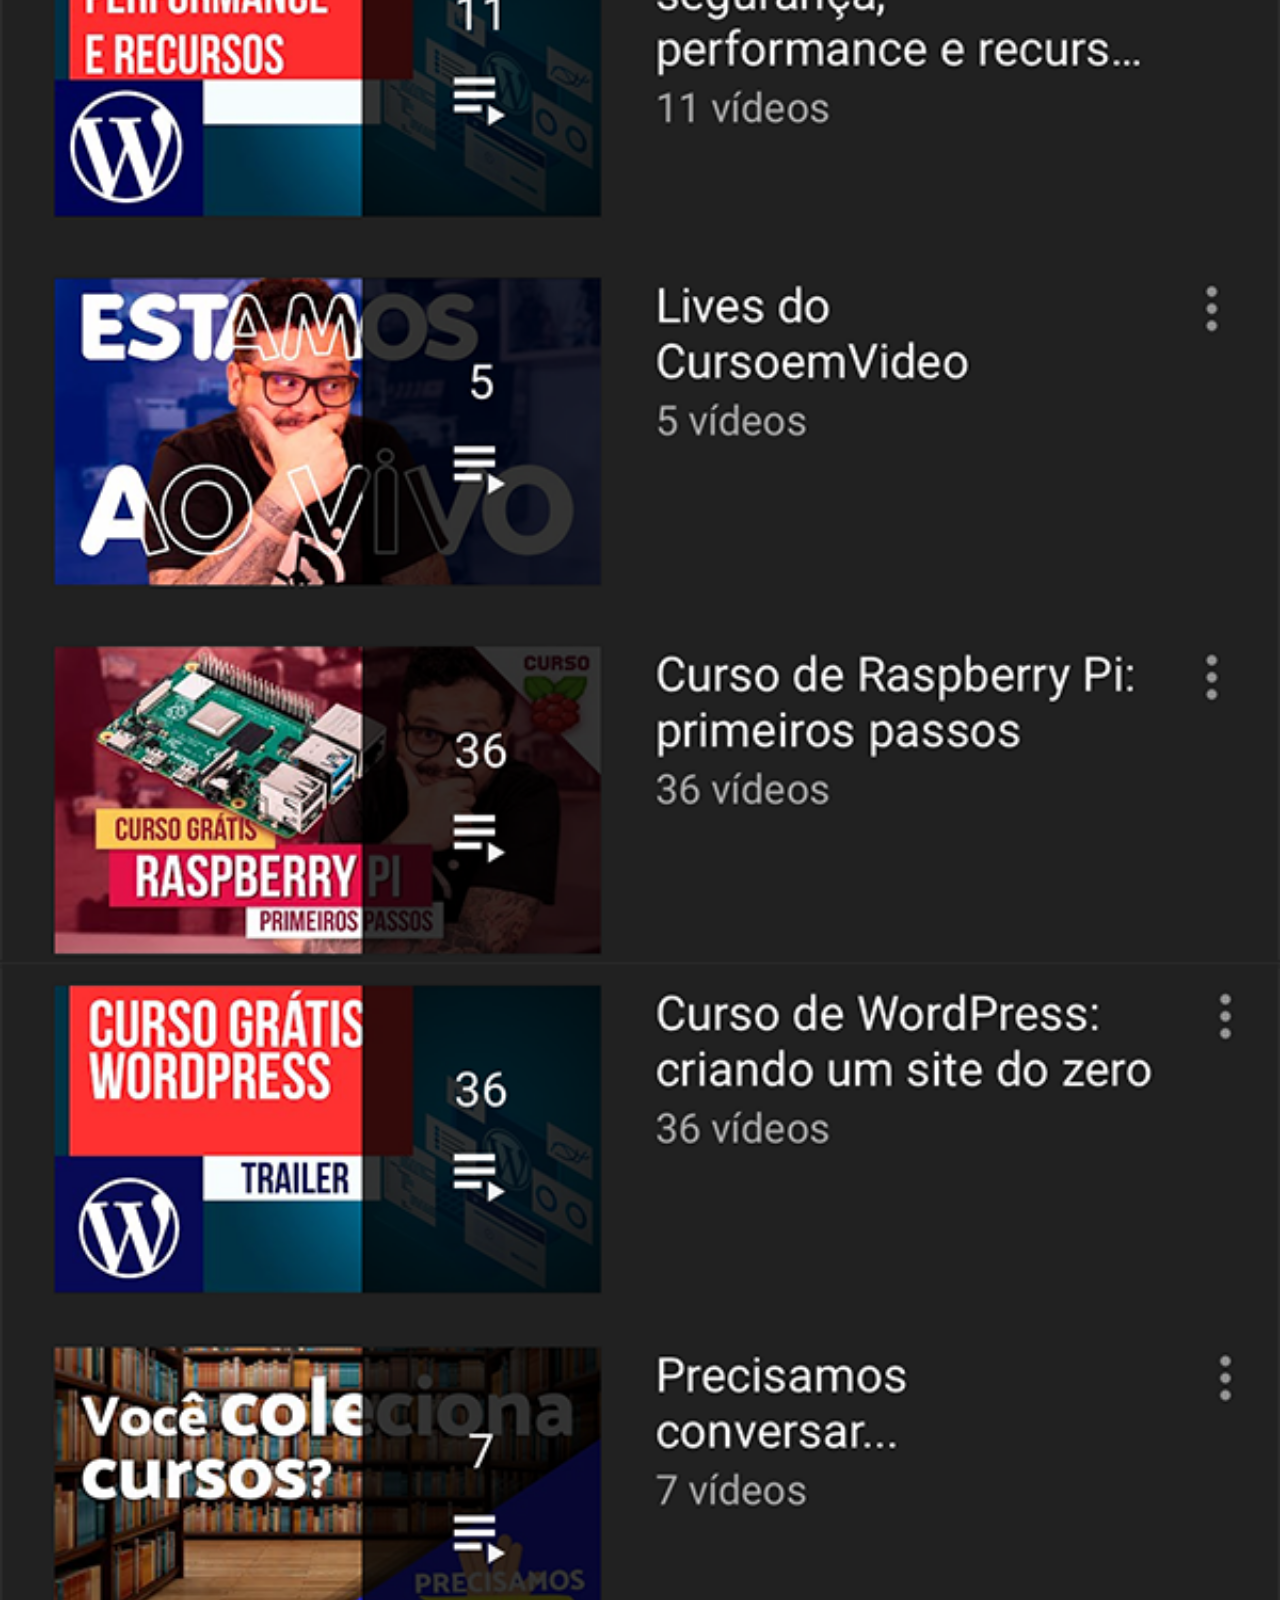
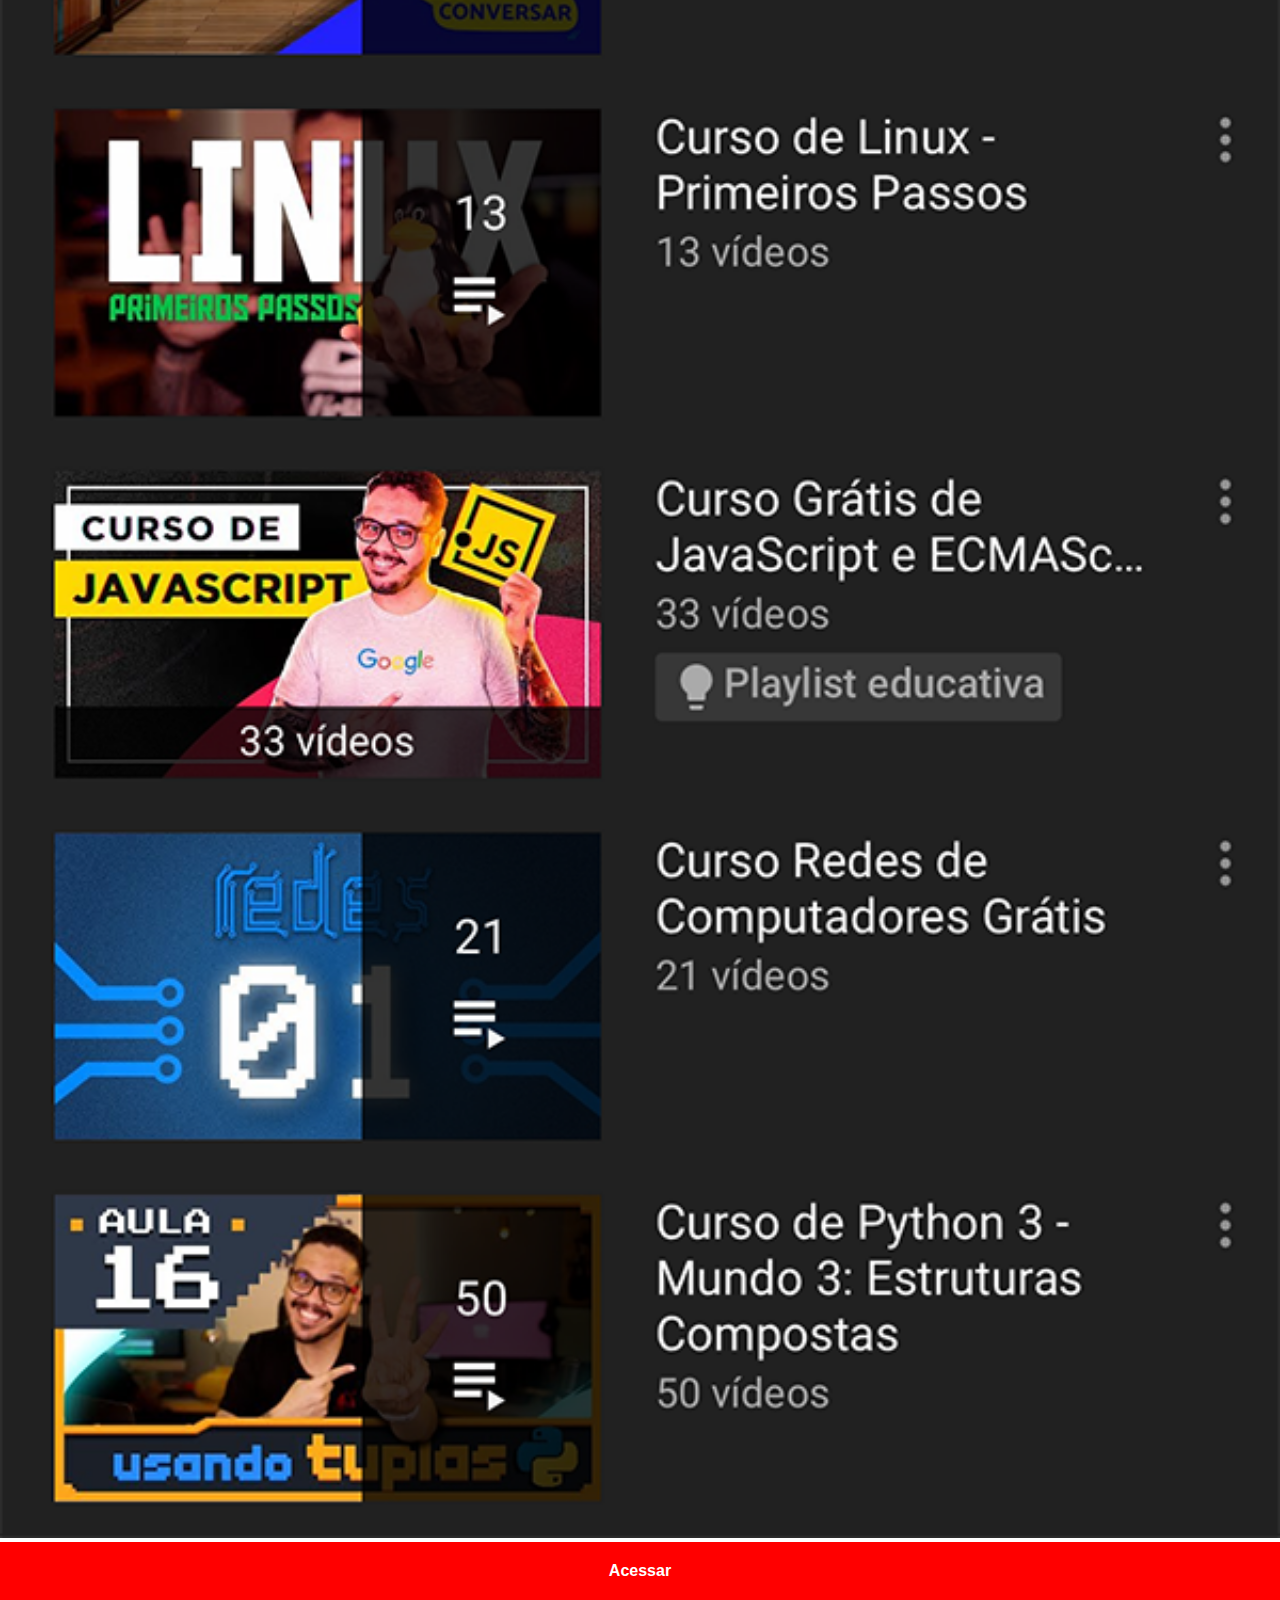
<file: paginas/youtube.html>
<!DOCTYPE html>
<html lang="pt-br">
<head>
    <meta charset="UTF-8">
    <meta http-equiv="X-UA-Compatible" content="IE=edge">
    <meta name="viewport" content="width=device-width, initial-scale=1.0">
    <title>Youtube</title>
</head>
<style>
    *{
    margin: 0px;
    border: 0px;
    box-sizing: border-box;
    border: 0px;
    outline: 0px;
    font-family: Arial, Helvetica, sans-serif;
    }

    ::-webkit-scrollbar{
        width: 0px;
        height: 0px;
    }

    img{
        width: 100vw;
    }

    a{
        display: block;
        background-color: #FF0000;
        color: white;

        padding: 20px;
        text-align: center;
        font-weight: bolder;
        text-decoration: none;
    }

    a:hover{
        background-color: #ad0000;
        transition: .3s;
    }
</style>
<body>
    <img src="../imagens/tela-youtube.png" alt="Youtube">
    <a href="https://www.youtube.com/@CursoemVideo/playlists" target="_blank">Acessar</a>
</body>
</html>
</file>
<file: estilos/style.css>
@charset "UTF-8";

*{
    margin: 0px;
    border: 0px;
    box-sizing: border-box;
    border: 0px;
    outline: 0px;
    font-family: Arial, Helvetica, sans-serif;
}

::-webkit-scrollbar{
    width: 0px;
}

html, body{
    height: 100vh;
    width: 100vw;
    background-color: black;
}

body{
    background: url(../imagens/fundo-madeira.jpg) no-repeat top center;
    background-size: cover;
    background-attachment: fixed;
}

main{
    height: 100vh;
    position: relative;
}

section#smartphone{
    position: absolute;
    top: 50%;
    left: 50%;
    transform: translate(-50%, -50%);

    height: 627px;
    width: 311px;
    background: url('../imagens/frame-iphone.png') no-repeat;
}

iframe#tela{
    position: relative;
    top: 80px;
    left: 22px;
    width: 267px;
    height: 471px;
}

div#social{
    display: flex;
    justify-content: center;
    align-content: center;
}

section.social img{
    width: 50px;
    margin: 10px;
    border-radius: 50%;
    box-shadow: 2px 2px 5px rgba(0, 0, 0, 0.600);
}

section.social img:hover{
    border: 1px solid rgba(255, 255, 255, 0.600);
    transform: translate(3px);
    box-shadow: 5px 5px 10px rgba(0, 0, 0, 0.600);
    transition: transform .3s;
}

footer{
    background-color: black;
    color: white;
    text-align: center;
    font-size: 0.8em;
    padding: 5px;
}

footer a{
    color: white;
    font-weight: bolder;
    text-decoration: none;
}

footer a:hover{
    text-decoration: underline;
    color: white;
}
</file>
